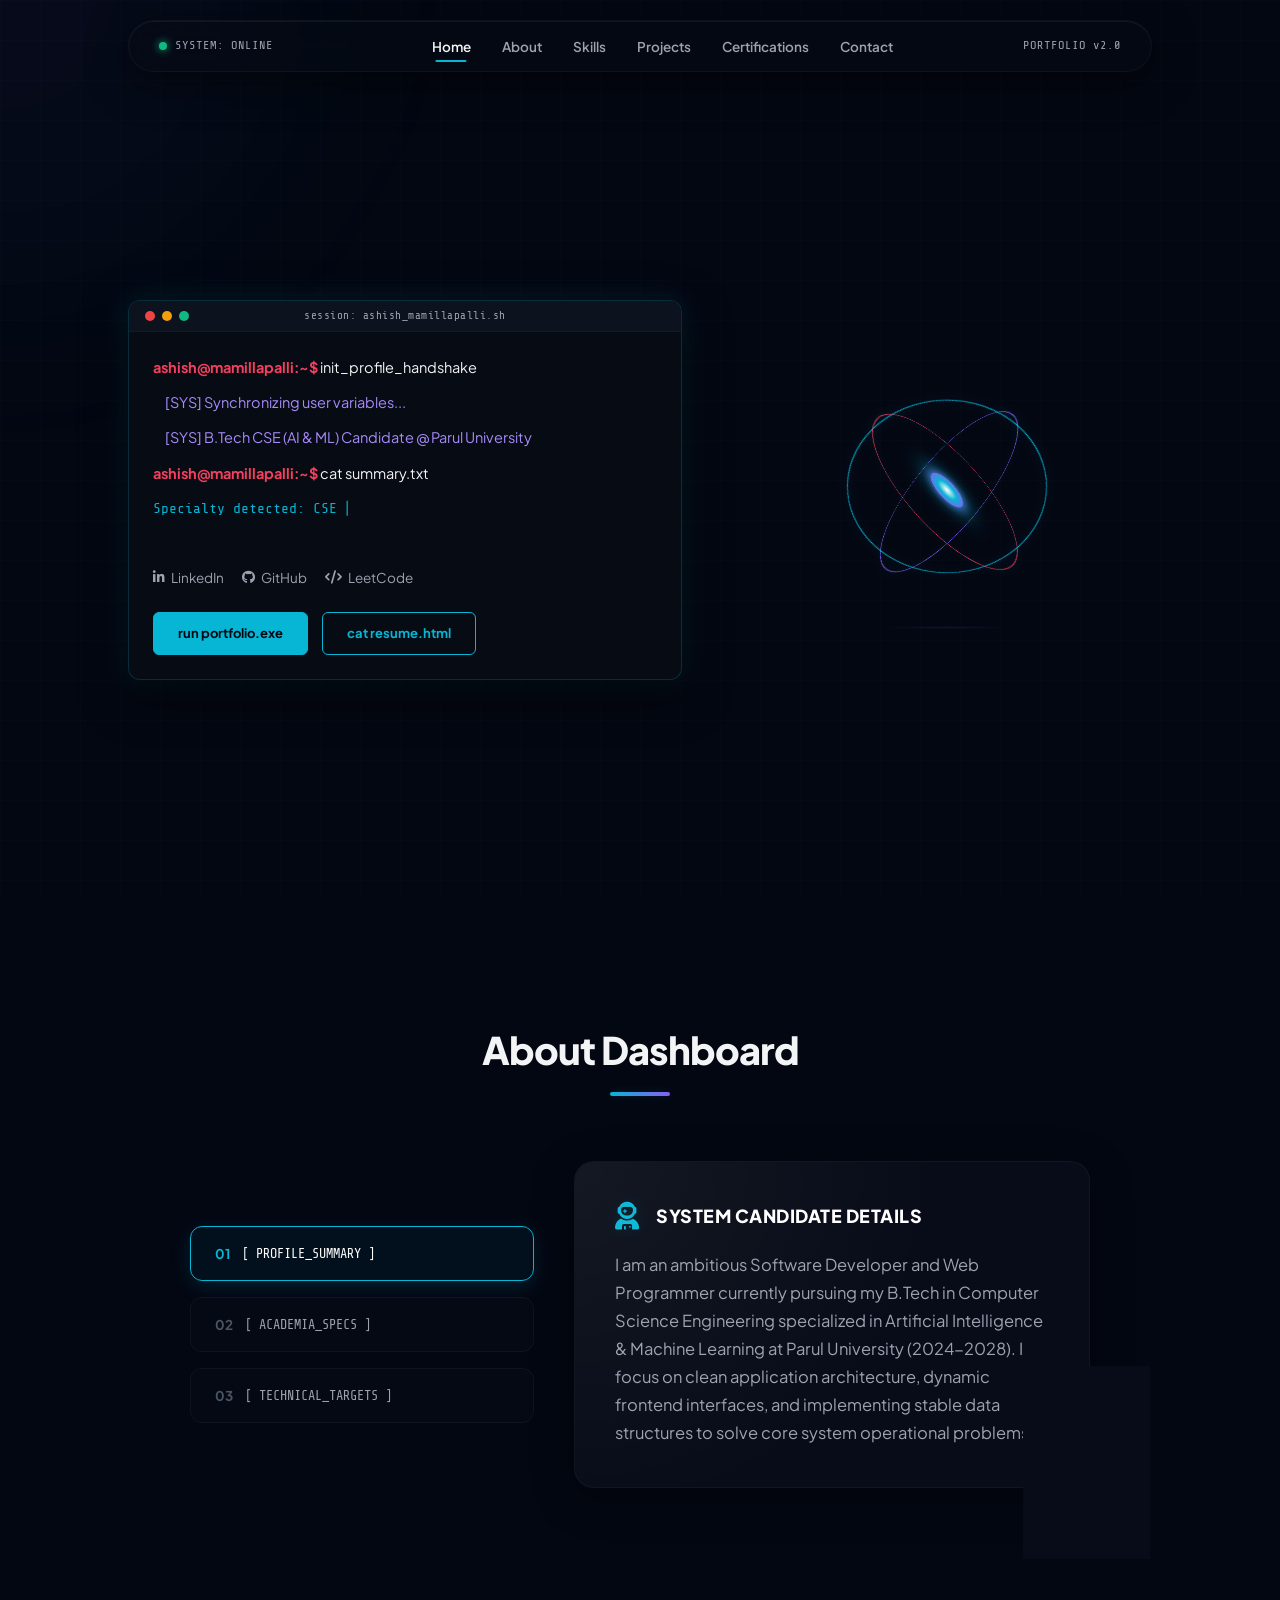
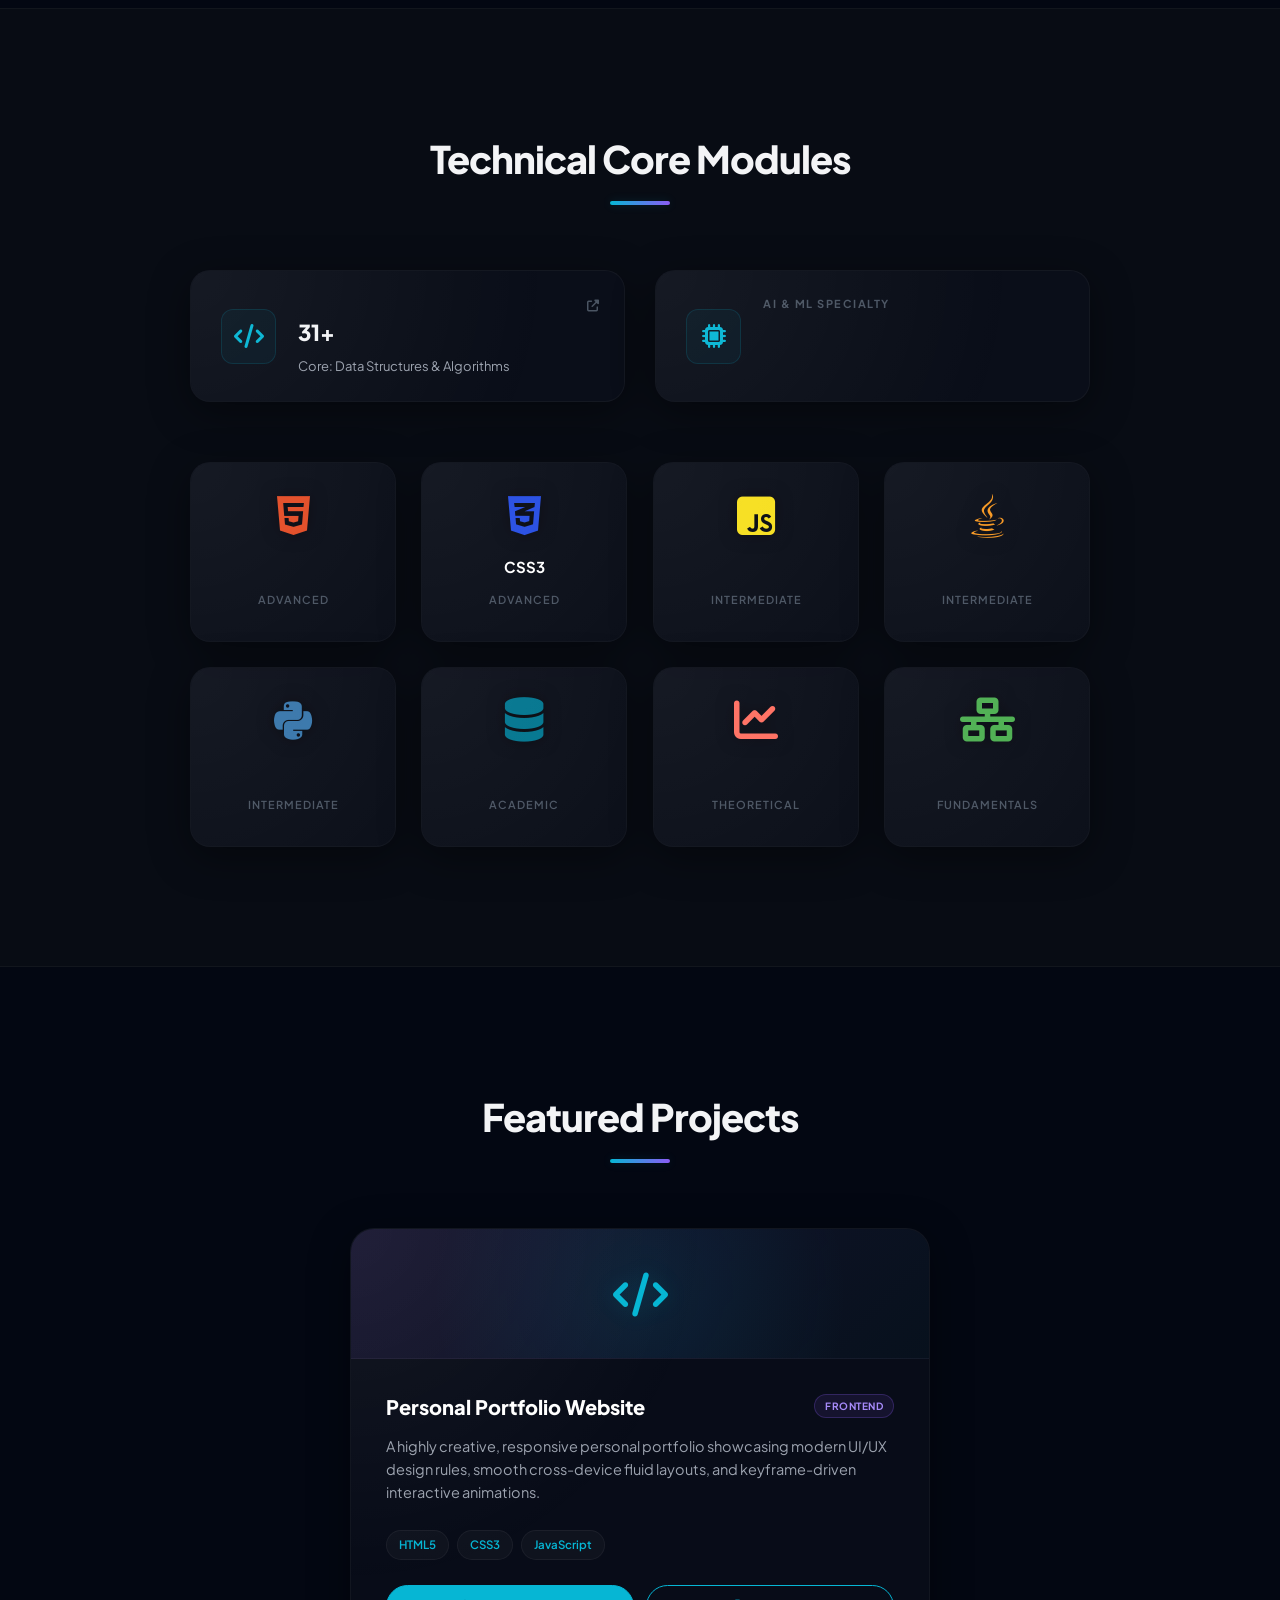
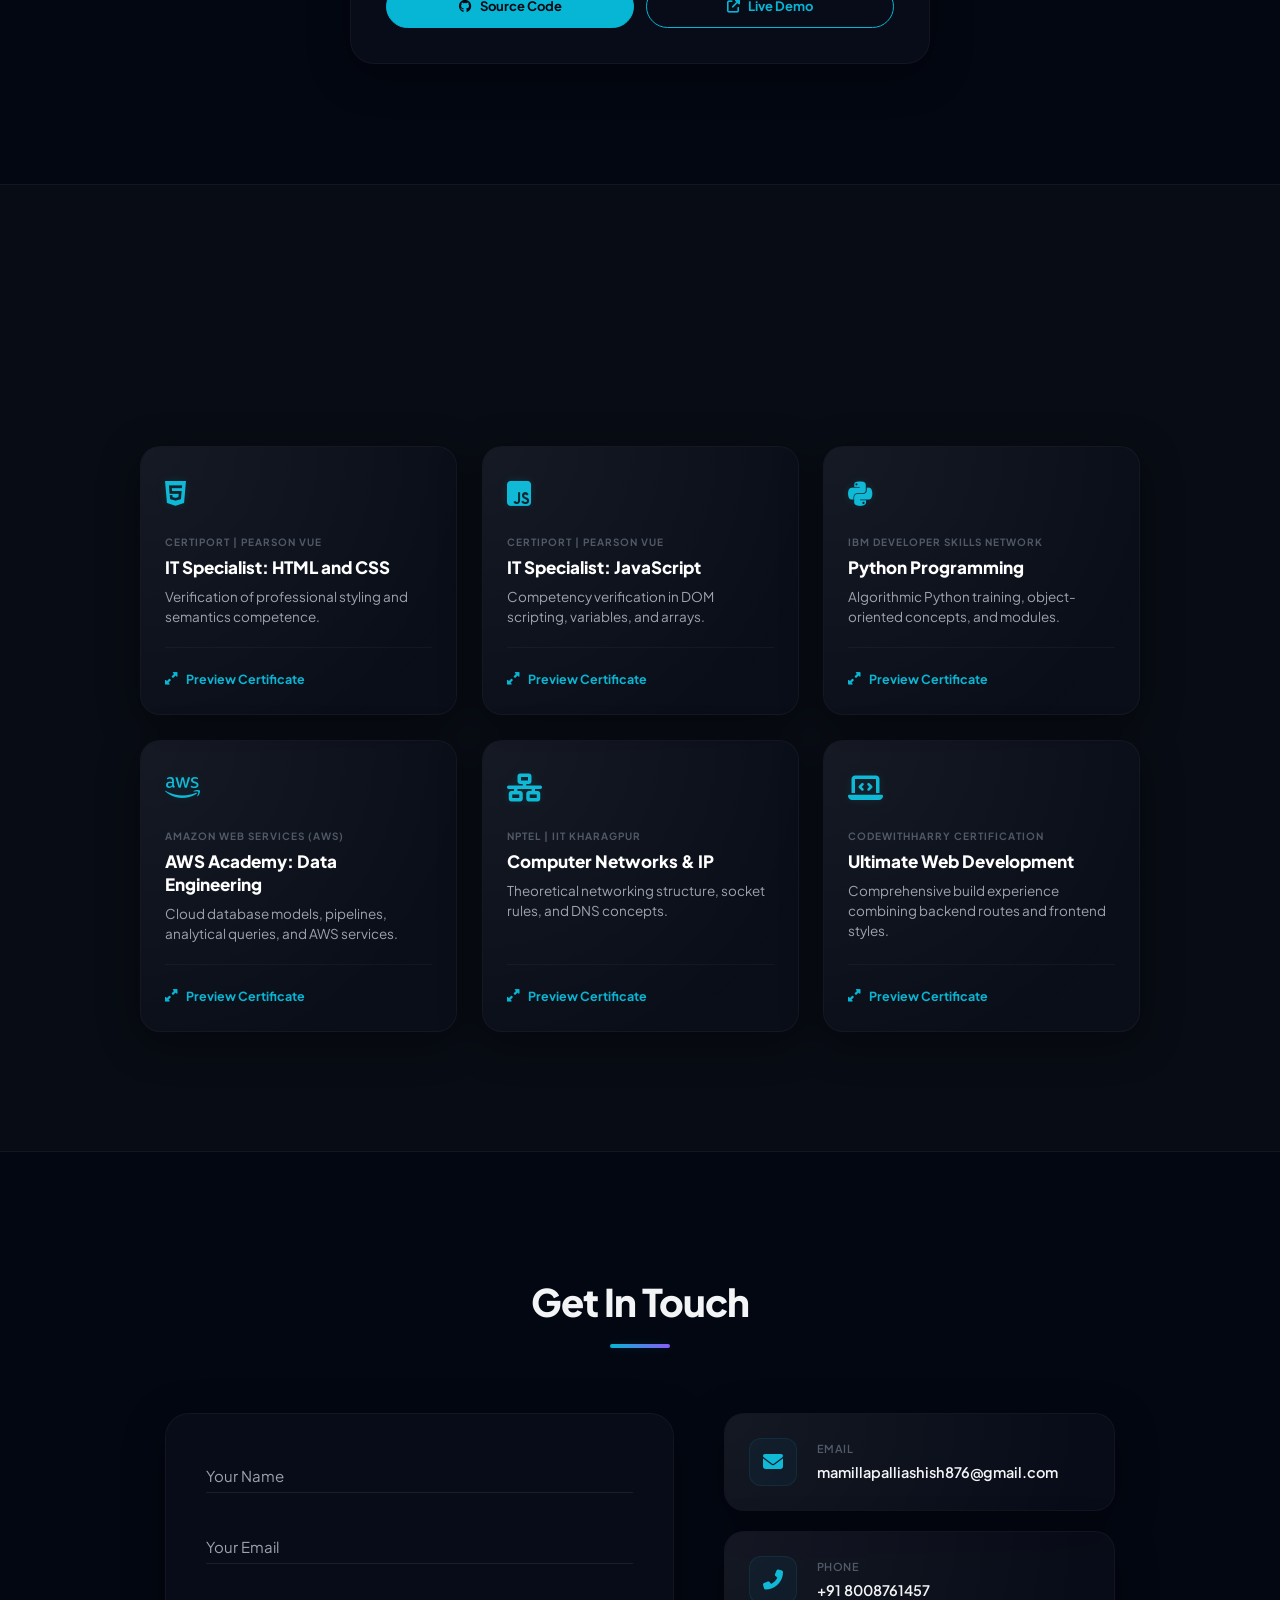
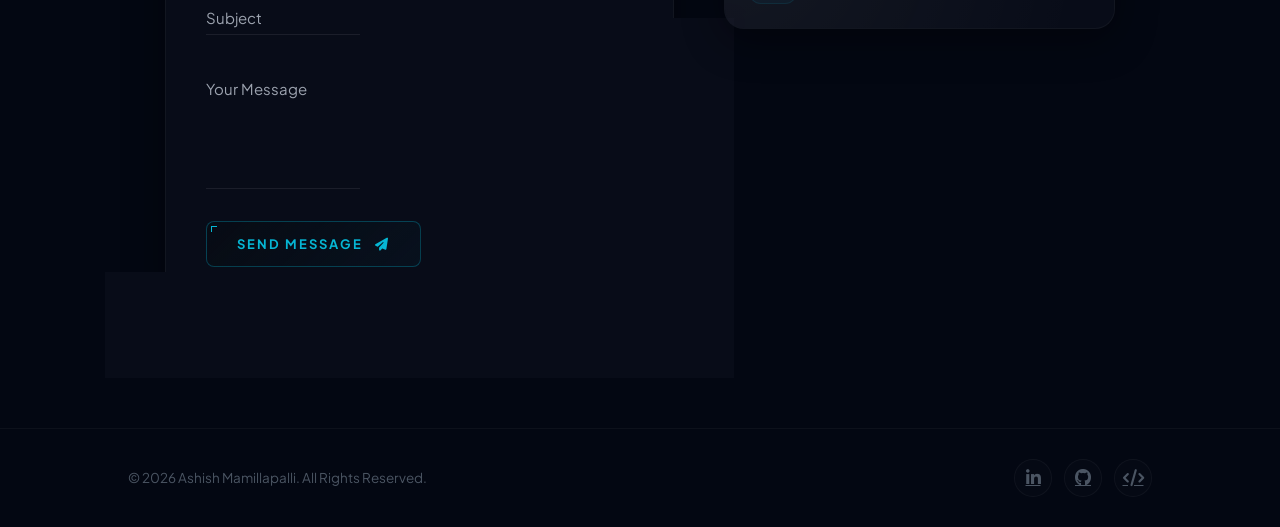
<file: index.html>
<!DOCTYPE html>
<html lang="en">
<head>
    <meta charset="UTF-8">
    <meta name="viewport" content="width=device-width, initial-scale=1.0">
    <title>Ashish Mamillapalli | Portfolio</title>
    
    <!-- SEO Meta Tags -->
    <meta name="description" content="Ashish Mamillapalli - B.Tech CSE (AI & ML) Student & Software Developer. Explore my portfolio showcasing technical skills, projects, and credentials.">
    <meta name="keywords" content="Ashish Mamillapalli, Portfolio, Software Developer, Java Programmer, Web Developer, AI, ML, Parul University">
    <meta name="author" content="Ashish Mamillapalli">
    
    <!-- Open Graph / LinkedIn / Facebook -->
    <meta property="og:type" content="website">
    <meta property="og:url" content="https://mamillapalliashish.netlify.app">
    <meta property="og:title" content="Ashish Mamillapalli | Portfolio">
    <meta property="og:description" content="B.Tech Computer Science student specializing in AI & ML. Check out my software development projects and verified technical credentials.">
    <meta property="og:image" content="profile.jpg">

    <!-- Twitter -->
    <meta property="twitter:card" content="summary_large_image">
    <meta property="twitter:url" content="https://mamillapalliashish.netlify.app">
    <meta property="twitter:title" content="Ashish Mamillapalli | Portfolio">
    <meta property="twitter:description" content="B.Tech Computer Science student specializing in AI & ML. Check out my projects and credentials.">
    <meta property="twitter:image" content="profile.jpg">

    <!-- Favicon -->
    <link rel="icon" href="data:image/svg+xml,<svg xmlns=%22http://www.w3.org/2000/svg%22 viewBox=%220 0 100 100%22><text y=%22.9em%22 font-size=%2290%22>🚀</text></svg>">

    <!-- Google Fonts: Share Tech Mono (for terminal styling) & Plus Jakarta Sans (for dashboard UI) -->
    <link rel="preconnect" href="https://fonts.googleapis.com">
    <link rel="preconnect" href="https://fonts.gstatic.com" crossorigin>
    <link href="https://fonts.googleapis.com/css2?family=Plus+Jakarta+Sans:wght@300;400;500;600;700;800&family=Share+Tech+Mono&display=swap" rel="stylesheet">
    
    <!-- Font Awesome Icons -->
    <link rel="stylesheet" href="https://cdnjs.cloudflare.com/ajax/libs/font-awesome/6.4.0/css/all.min.css">
    <link rel="stylesheet" href="style.css">
</head>
<body>
    <h1 class="sr-only">Ashish Mamillapalli - B.Tech CSE AI & ML Developer Portfolio</h1>

    <!-- ================= GLOBAL LOADING SCREEN ================= -->
    <div class="loader-wrapper" id="loader">
        <div class="loader-content">
            <div class="custom-loader"></div>
            <p class="loader-text">INITIALIZING TERMINAL<span>...</span></p>
        </div>
    </div>

    <!-- ================= BACKGROUND CYBER GRID ================= -->
    <div class="cyber-bg-layer">
        <div class="cyber-grid-pattern"></div>
        <div class="cyber-glow-sphere" id="ambientGlow"></div>
    </div>

    <!-- ================= STATUS BAR NAVBAR ================= -->
    <header class="status-navbar-wrapper">
        <div class="status-navbar-capsule">
            <div class="navbar-status-left"><span class="status-indicator"></span> SYSTEM: ONLINE</div>
            
            <nav class="nav-links">
                <a href="#home" class="active">Home</a>
                <a href="#about">About</a>
                <a href="#skills">Skills</a>
                <a href="#projects">Projects</a>
                <a href="#certifications">Certifications</a>
                <a href="#contact">Contact</a>
            </nav>
            
            <div class="navbar-status-right">PORTFOLIO v2.0</div>
            
            <!-- Mobile Menu Toggle Button -->
            <button class="mobile-nav-toggle" aria-label="Toggle Menu">
                <span class="bar"></span>
                <span class="bar"></span>
                <span class="bar"></span>
            </button>
        </div>
    </header>

    <!-- ================= MOBILE NAVIGATION OVERLAY ================= -->
    <div class="mobile-nav-overlay">
        <nav class="mobile-nav-links">
            <a href="#home">Home</a>
            <a href="#about">About</a>
            <a href="#skills">Skills</a>
            <a href="#projects">Projects</a>
            <a href="#certifications">Certifications</a>
            <a href="#contact">Contact</a>
        </nav>
    </div>

    <!-- ================= HERO SECTION (CYBER TERMINAL) ================= -->
    <section class="hero" id="home">
        <div class="hero-left-console scroll-reveal">
            <div class="console-header">
                <div class="console-actions">
                    <span class="dot red"></span>
                    <span class="dot yellow"></span>
                    <span class="dot green"></span>
                </div>
                <div class="console-title">session: ashish_mamillapalli.sh</div>
            </div>
            <div class="console-body">
                <p class="log-line"><span class="prompt">ashish@mamillapalli:~$</span> init_profile_handshake</p>
                <p class="log-output">[SYS] Synchronizing user variables...</p>
                <p class="log-output">[SYS] B.Tech CSE (AI & ML) Candidate @ Parul University</p>
                <p class="log-line"><span class="prompt">ashish@mamillapalli:~$</span> cat summary.txt</p>
                
                <!-- Dynamic typing simulated text output -->
                <p class="typing-container">
                    <span id="typed-text"></span><span class="cursor">|</span>
                </p>

                <!-- Social Profiles Row inside Terminal -->
                <div class="console-socials">
                    <a href="https://www.linkedin.com/in/ashish-mamillapalli-5a8869333/" target="_blank" rel="noopener noreferrer" title="LinkedIn" class="hover-target"><i class="fab fa-linkedin-in"></i> LinkedIn</a>
                    <a href="https://github.com/Ashish-Vision" target="_blank" rel="noopener noreferrer" title="GitHub" class="hover-target"><i class="fab fa-github"></i> GitHub</a>
                    <a href="https://leetcode.com/u/mamillapalliashish/" target="_blank" rel="noopener noreferrer" title="LeetCode" class="hover-target"><i class="fas fa-code"></i> LeetCode</a>
                </div>
                
                <div class="console-buttons">
                    <a href="#projects" class="console-btn hover-target">run portfolio.exe</a>
                    <a href="resume.html" target="_blank" rel="noopener noreferrer" class="console-btn secondary hover-target">cat resume.html</a>
                </div>
            </div>
        </div>

        <!-- 3D Viewport holding the interactive 3D Gyroscope Neural Core -->
        <div class="hero-right-viewport scroll-reveal">
            <div class="scene3d" id="cubeScene">
                <div class="gyroscope3d" id="interactiveGyro">
                    <!-- Core Glow Sphere -->
                    <div class="gyro-core"></div>
                    <!-- Orthogonal Rings -->
                    <div class="gyro-ring ring-x"></div>
                    <div class="gyro-ring ring-y"></div>
                    <div class="gyro-ring ring-z"></div>
                </div>
                <!-- 3D Shadow depth plane -->
                <div class="gyro-shadow"></div>
            </div>
        </div>
    </section>

    <!-- ================= INTERACTIVE ABOUT DASHBOARD ================= -->
    <section class="section" id="about">
        <h2 class="section-title scroll-reveal">About Dashboard</h2>
        
        <div class="about-dashboard scroll-reveal">
            <!-- Sidebar selectors -->
            <div class="dashboard-sidebar">
                <button class="db-tab-btn active hover-target" data-tab="profile">
                    <span class="btn-num">01</span> [ PROFILE_SUMMARY ]
                </button>
                <button class="db-tab-btn hover-target" data-tab="academia">
                    <span class="btn-num">02</span> [ ACADEMIA_SPECS ]
                </button>
                <button class="db-tab-btn hover-target" data-tab="targets">
                    <span class="btn-num">03</span> [ TECHNICAL_TARGETS ]
                </button>
            </div>

            <!-- Content panels -->
            <div class="dashboard-content glass">
                
                <!-- Panel 1: Profile Summary -->
                <div class="db-panel active" id="panel-profile">
                    <div class="panel-header">
                        <i class="fas fa-user-astronaut panel-icon"></i>
                        <h3>System Candidate Details</h3>
                    </div>
                    <p class="panel-body-text">
                        I am an ambitious Software Developer and Web Programmer currently pursuing my B.Tech in Computer Science Engineering specialized in Artificial Intelligence & Machine Learning at Parul University (2024-2028). I focus on clean application architecture, dynamic frontend interfaces, and implementing stable data structures to solve core system operational problems.
                    </p>
                </div>

                <!-- Panel 2: Academia Specs -->
                <div class="db-panel" id="panel-academia">
                    <div class="panel-header">
                        <i class="fas fa-graduation-cap panel-icon"></i>
                        <h3>Education & Academic Timeline</h3>
                    </div>
                    <div class="academia-grid">
                        <div class="timeline-block">
                            <span class="year-badge">2024 - 2028</span>
                            <h4>B.Tech CSE (AI & ML)</h4>
                            <p class="school-label">Parul University, Gujarat</p>
                            <span class="curriculum-info">Curriculum covers advanced analytics, software architecture, data structures, and statistical modeling.</span>
                        </div>
                    </div>
                </div>

                <!-- Panel 3: Technical Targets -->
                <div class="db-panel" id="panel-targets">
                    <div class="panel-header">
                        <i class="fas fa-crosshairs panel-icon"></i>
                        <h3>Architecture Specialization</h3>
                    </div>
                    <p class="panel-body-text">
                        My primary technical focus areas lie in building secure, high-performance web systems and integrating statistical models to yield predictive insights.
                    </p>
                    <div class="specs-chips">
                        <span>Responsive Frontends</span>
                        <span>Modular System Logic</span>
                        <span>Linear Data Structures</span>
                        <span>Predictive Data Models</span>
                    </div>
                </div>

            </div>
        </div>
    </section>

    <!-- ================= SKILLS GRID ================= -->
    <section class="section dark" id="skills">
        <h2 class="section-title scroll-reveal">Technical Core Modules</h2>

        <!-- Milestones counters -->
        <div class="metrics-container scroll-reveal">
            <a href="https://leetcode.com/u/mamillapalliashish/" target="_blank" rel="noopener noreferrer" class="metric-card glass tilt-target">
                <div class="metric-icon"><i class="fas fa-code"></i></div>
                <div class="metric-info">
                    <h4>LeetCode Profile</h4>
                    <p class="counter" data-target="50">0</p>
                    <span class="subtext">Core: Data Structures & Algorithms</span>
                </div>
                <div class="card-arrow"><i class="fas fa-external-link-alt"></i></div>
            </a>
            <div class="metric-card glass tilt-target">
                <div class="metric-icon"><i class="fas fa-microchip"></i></div>
                <div class="metric-info">
                    <h4>AI & ML Specialty</h4>
                    <p>Predictive Analytics</p>
                    <span class="subtext">Parul University Curriculum</span>
                </div>
            </div>
        </div>

        <!-- Skills grid -->
        <div class="skills-grid scroll-reveal">
            <div class="skill-card glass tilt-target" data-glow-color="#e34c26">
                <i class="fab fa-html5 skill-icon" style="color: #e34c26;"></i>
                <h3>HTML5</h3>
                <span class="skill-level">Advanced</span>
            </div>
            <div class="skill-card glass tilt-target" data-glow-color="#264de4">
                <i class="fab fa-css3-alt skill-icon" style="color: #264de4;"></i>
                <h3>CSS3</h3>
                <span class="skill-level">Advanced</span>
            </div>
            <div class="skill-card glass tilt-target" data-glow-color="#f7df1e">
                <i class="fab fa-js-square skill-icon" style="color: #f7df1e;"></i>
                <h3>JavaScript</h3>
                <span class="skill-level">Intermediate</span>
            </div>
            <div class="skill-card glass tilt-target" data-glow-color="#f89820">
                <i class="fab fa-java skill-icon" style="color: #f89820;"></i>
                <h3>Java</h3>
                <span class="skill-level">Intermediate</span>
            </div>
            <div class="skill-card glass tilt-target" data-glow-color="#3776ab">
                <i class="fab fa-python skill-icon" style="color: #3776ab;"></i>
                <h3>Python</h3>
                <span class="skill-level">Intermediate</span>
            </div>
            <div class="skill-card glass tilt-target" data-glow-color="#00758f">
                <i class="fas fa-database skill-icon" style="color: #00758f;"></i>
                <h3>MySQL</h3>
                <span class="skill-level">Academic</span>
            </div>
            <div class="skill-card glass tilt-target" data-glow-color="#ff6f61">
                <i class="fas fa-chart-line skill-icon" style="color: #ff6f61;"></i>
                <h3>Data Analysis</h3>
                <span class="skill-level">Theoretical</span>
            </div>
            <div class="skill-card glass tilt-target" data-glow-color="#4caf50">
                <i class="fas fa-network-wired skill-icon" style="color: #4caf50;"></i>
                <h3>Algorithms</h3>
                <span class="skill-level">Fundamentals</span>
            </div>
        </div>
    </section>

    <!-- ================= PROJECTS SECTION ================= -->
    <section class="section" id="projects">
        <h2 class="section-title scroll-reveal">Featured Projects</h2>
        <div class="projects-grid scroll-reveal">

            <!-- Project 1: Portfolio -->
            <div class="project-card glass tilt-target">
                <div class="project-media">
                    <div class="project-visual"><i class="fas fa-code"></i></div>
                </div>
                <div class="project-content">
                    <div class="project-header">
                        <h3>Personal Portfolio Website</h3>
                        <span class="proj-badge">Frontend</span>
                    </div>
                    <p>A highly creative, responsive personal portfolio showcasing modern UI/UX design rules, smooth cross-device fluid layouts, and keyframe-driven interactive animations.</p>

                    <div class="project-tags">
                        <span>HTML5</span>
                        <span>CSS3</span>
                        <span>JavaScript</span>
                    </div>

                    <div class="project-links">
                        <a href="https://github.com/Ashish-Vision" target="_blank" rel="noopener noreferrer" class="proj-link-btn hover-target"><i class="fab fa-github"></i> Source Code</a>
                        <a href="https://mamillapalliashish.netlify.app" target="_blank" rel="noopener noreferrer" class="proj-link-btn outline hover-target"><i class="fas fa-external-link-alt"></i> Live Demo</a>
                    </div>
                </div>
            </div>

        </div>
    </section>

    <!-- ================= CERTIFICATIONS SECTION ================= -->
    <section class="section dark" id="certifications">
        <h2 class="section-title scroll-reveal">Verified Cryptographic Ledger</h2>
        
        <div class="certifications-grid scroll-reveal">

            <!-- Cert 1: HTML & CSS -->
            <div class="cert-card-v2 glass tilt-target" data-pdf="HTML & CSS CERTIFICATE.pdf">
                <div class="cert-card-icon"><i class="fab fa-html5"></i></div>
                <div class="cert-card-body">
                    <span class="issuer">Certiport | Pearson VUE</span>
                    <h3>IT Specialist: HTML and CSS</h3>
                    <p>Verification of professional styling and semantics competence.</p>
                </div>
                <div class="cert-card-footer">
                    <span class="view-trigger"><i class="fas fa-expand-alt"></i> Preview Certificate</span>
                </div>
            </div>

            <!-- Cert 2: JavaScript -->
            <div class="cert-card-v2 glass tilt-target" data-pdf="JAVASCRIPT CERTIFICATE.pdf">
                <div class="cert-card-icon"><i class="fab fa-js-square"></i></div>
                <div class="cert-card-body">
                    <span class="issuer">Certiport | Pearson VUE</span>
                    <h3>IT Specialist: JavaScript</h3>
                    <p>Competency verification in DOM scripting, variables, and arrays.</p>
                </div>
                <div class="cert-card-footer">
                    <span class="view-trigger"><i class="fas fa-expand-alt"></i> Preview Certificate</span>
                </div>
            </div>

            <!-- Cert 3: Python -->
            <div class="cert-card-v2 glass tilt-target" data-pdf="PYTHON CERTIFICATE.pdf">
                <div class="cert-card-icon"><i class="fab fa-python"></i></div>
                <div class="cert-card-body">
                    <span class="issuer">IBM Developer Skills Network</span>
                    <h3>Python Programming</h3>
                    <p>Algorithmic Python training, object-oriented concepts, and modules.</p>
                </div>
                <div class="cert-card-footer">
                    <span class="view-trigger"><i class="fas fa-expand-alt"></i> Preview Certificate</span>
                </div>
            </div>

            <!-- Cert 4: AWS Data Engineering -->
            <div class="cert-card-v2 glass tilt-target" data-pdf="AWS CERTIFICATE.pdf">
                <div class="cert-card-icon"><i class="fab fa-aws"></i></div>
                <div class="cert-card-body">
                    <span class="issuer">Amazon Web Services (AWS)</span>
                    <h3>AWS Academy: Data Engineering</h3>
                    <p>Cloud database models, pipelines, analytical queries, and AWS services.</p>
                </div>
                <div class="cert-card-footer">
                    <span class="view-trigger"><i class="fas fa-expand-alt"></i> Preview Certificate</span>
                </div>
            </div>

            <!-- Cert 5: NPTEL Computer Networks -->
            <div class="cert-card-v2 glass tilt-target" data-pdf="NPTEL CERTIFICATE.pdf">
                <div class="cert-card-icon"><i class="fas fa-network-wired"></i></div>
                <div class="cert-card-body">
                    <span class="issuer">NPTEL | IIT Kharagpur</span>
                    <h3>Computer Networks & IP</h3>
                    <p>Theoretical networking structure, socket rules, and DNS concepts.</p>
                </div>
                <div class="cert-card-footer">
                    <span class="view-trigger"><i class="fas fa-expand-alt"></i> Preview Certificate</span>
                </div>
            </div>

            <!-- Cert 6: Web Development -->
            <div class="cert-card-v2 glass tilt-target" data-pdf="WEB DEVELOPMENT CERTIFICATE.pdf">
                <div class="cert-card-icon"><i class="fas fa-laptop-code"></i></div>
                <div class="cert-card-body">
                    <span class="issuer">CodeWithHarry Certification</span>
                    <h3>Ultimate Web Development</h3>
                    <p>Comprehensive build experience combining backend routes and frontend styles.</p>
                </div>
                <div class="cert-card-footer">
                    <span class="view-trigger"><i class="fas fa-expand-alt"></i> Preview Certificate</span>
                </div>
            </div>

        </div>
    </section>

    <!-- ================= FULLSCREEN CERTIFICATE MODAL ================= -->
    <div class="cert-modal" id="certModal">
        <div class="modal-backdrop"></div>
        <div class="modal-container">
            <div class="modal-header">
                <h3 id="modalTitle">Certificate Viewer</h3>
                <button class="modal-close hover-target" id="modalClose" aria-label="Close Modal"><i class="fas fa-times"></i></button>
            </div>
            <div class="modal-body">
                <div class="pdf-secure-wrapper">
                    <!-- Standard object tag to render the selected PDF dynamically with scroll prevention overrides -->
                    <object id="modalPdfViewer" data="" type="application/pdf" class="modal-pdf-content">
                        <div class="pdf-fallback-container">
                            <i class="fas fa-file-pdf"></i>
                            <p>Unable to display the PDF inline.</p>
                            <a id="modalDownloadFallback" href="" target="_blank" rel="noopener noreferrer" class="btn hover-target">Open Certificate In New Tab</a>
                        </div>
                    </object>
                    <div class="modal-pdf-shield" oncontextmenu="return false;"></div>
                </div>
            </div>
        </div>
    </div>

    <!-- ================= CONTACT SECTION ================= -->
    <section class="section" id="contact">
        <h2 class="section-title scroll-reveal">Get In Touch</h2>
        <div class="contact-wrapper scroll-reveal">

            <form class="contact-form glass hover-target" id="contactForm" action="https://formspree.io/f/xojzrqyq" method="POST">
                <div class="form-group">
                    <input type="text" id="name" name="name" autocomplete="off" required>
                    <label for="name">Your Name</label>
                    <div class="line"></div>
                </div>
                <div class="form-group">
                    <input type="email" id="email" name="email" autocomplete="off" required>
                    <label for="email">Your Email</label>
                    <div class="line"></div>
                </div>
                <div class="form-group">
                    <input type="text" id="subject" name="subject" autocomplete="off" required>
                    <label for="subject">Subject</label>
                    <div class="line"></div>
                </div>
                <div class="form-group">
                    <textarea id="message" name="message" rows="5" required></textarea>
                    <label for="message">Your Message</label>
                    <div class="line"></div>
                </div>
                <button type="submit" class="btn send-btn hover-target" id="formSubmitBtn">
                    <span>Send Message</span> <i class="fas fa-paper-plane"></i>
                </button>
            </form>

            <div class="direct-contact">
                <a href="mailto:mamillapalliashish876@gmail.com?subject=Project%20Inquiry%20-%20Portfolio" class="contact-item-card glass hover-target">
                    <div class="contact-card-icon"><i class="fas fa-envelope"></i></div>
                    <div>
                        <h4>Email</h4>
                        <p>mamillapalliashish876@gmail.com</p>
                    </div>
                </a>
                <div class="contact-item-card glass hover-target">
                    <div class="contact-card-icon"><i class="fas fa-phone-alt"></i></div>
                    <div>
                        <h4>Phone</h4>
                        <p>+91 8008761457</p>
                    </div>
                </div>
            </div>

        </div>
    </section>

    <!-- ================= FOOTER ================= -->
    <footer class="footer">
        <div class="footer-content">
            <p>&copy; 2026 Ashish Mamillapalli. All Rights Reserved.</p>
            <div class="footer-socials">
                <a href="https://www.linkedin.com/in/ashish-mamillapalli-5a8869333/" target="_blank" rel="noopener noreferrer" aria-label="LinkedIn" class="hover-target"><i class="fab fa-linkedin-in"></i></a>
                <a href="https://github.com/Ashish-Vision" target="_blank" rel="noopener noreferrer" aria-label="GitHub" class="hover-target"><i class="fab fa-github"></i></a>
                <a href="https://leetcode.com/u/mamillapalliashish/" target="_blank" rel="noopener noreferrer" aria-label="LeetCode" class="hover-target"><i class="fas fa-code"></i></a>
            </div>
        </div>
    </footer>

    <!-- Systems Controller JS -->
    <script src="script.js"></script>
</body>
</html>
</file>
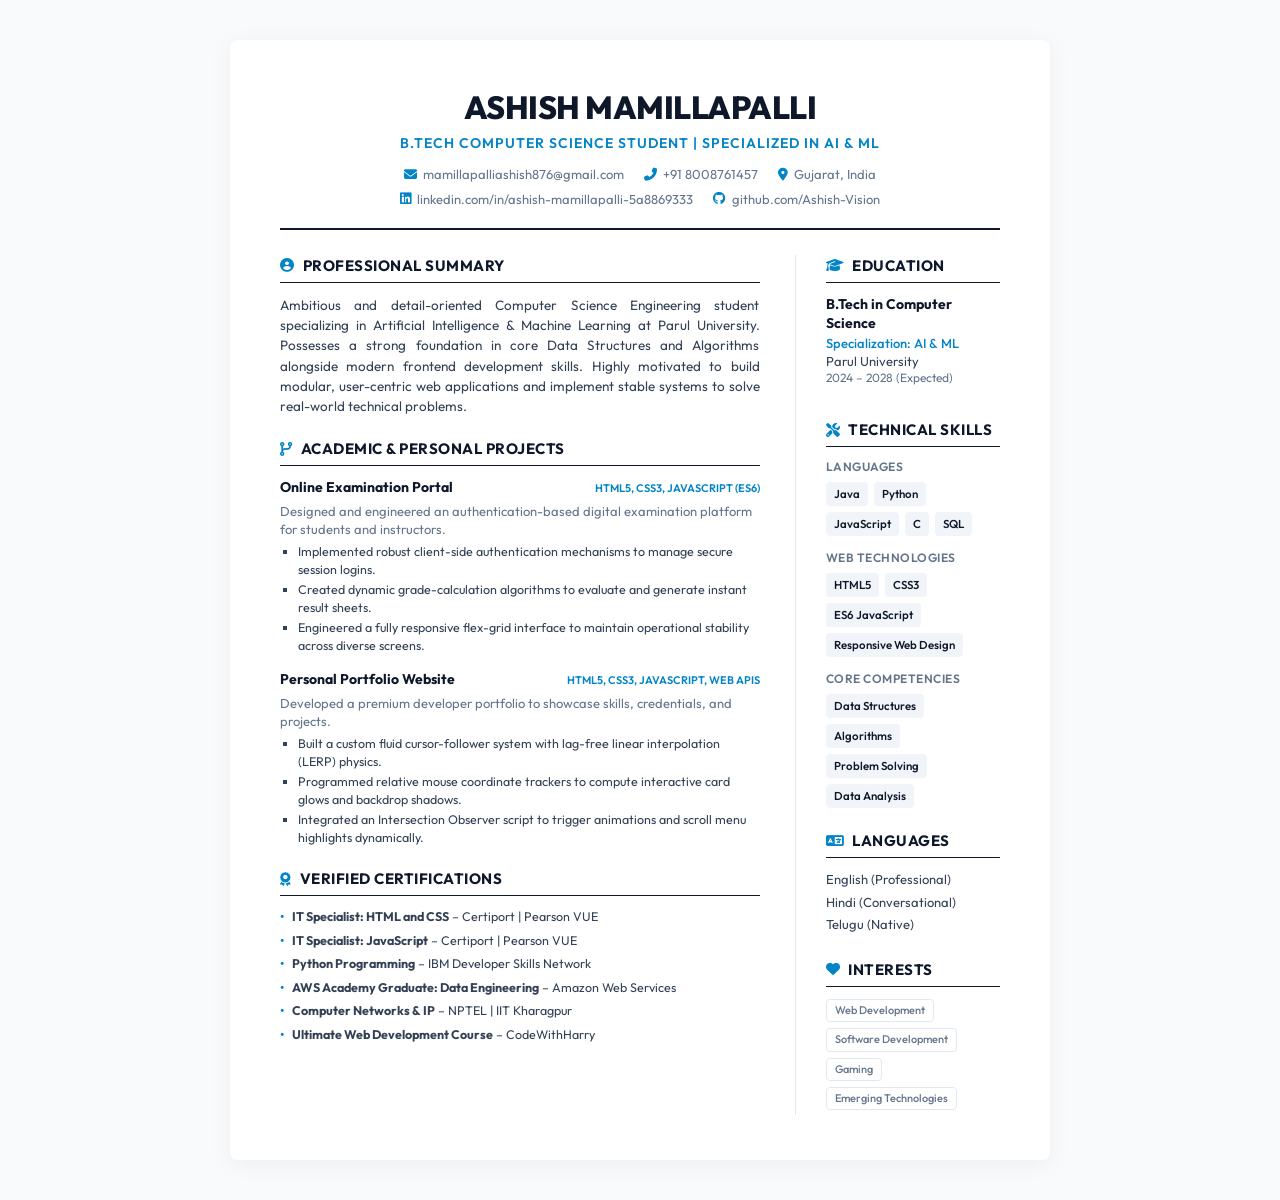
<file: resume.html>
<!DOCTYPE html>
<html lang="en">
<head>
    <meta charset="UTF-8">
    <meta name="viewport" content="width=device-width, initial-scale=1.0">
    <title>Ashish Mamillapalli | Resume</title>
    <link href="https://fonts.googleapis.com/css2?family=Outfit:wght@300;400;500;600;700;800&display=swap" rel="stylesheet">
    <link rel="stylesheet" href="https://cdnjs.cloudflare.com/ajax/libs/font-awesome/6.4.0/css/all.min.css">
    <link rel="stylesheet" href="resume.css">
</head>
<body>

    <div class="resume-container">
        
        <!-- ================= HEADER SECTION ================= -->
        <header class="resume-header">
            <h1>Ashish Mamillapalli</h1>
            <p class="subtitle">B.Tech Computer Science Student | Specialized in AI & ML</p>
            
            <div class="contact-info">
                <span><i class="fas fa-envelope"></i> <a href="mailto:mamillapalliashish876@gmail.com">mamillapalliashish876@gmail.com</a></span>
                <span><i class="fas fa-phone-alt"></i> +91 8008761457</span>
                <span><i class="fas fa-map-marker-alt"></i> Gujarat, India</span>
            </div>
            
            <div class="social-profiles">
                <span><i class="fab fa-linkedin"></i> <a href="https://linkedin.com/in/ashish-mamillapalli-5a8869333/" target="_blank" rel="noopener noreferrer">linkedin.com/in/ashish-mamillapalli-5a8869333</a></span>
                <span><i class="fab fa-github"></i> <a href="https://github.com/Ashish-Vision" target="_blank" rel="noopener noreferrer">github.com/Ashish-Vision</a></span>
            </div>
        </header>

        <!-- ================= MAIN LAYOUT GRID ================= -->
        <div class="resume-grid">
            
            <!-- LEFT COLUMN (Main details) -->
            <div class="left-col">
                
                <!-- SUMMARY -->
                <section class="resume-section">
                    <h2 class="section-title"><i class="fas fa-user-circle"></i> Professional Summary</h2>
                    <p class="summary-text">
                        Ambitious and detail-oriented Computer Science Engineering student specializing in Artificial Intelligence & Machine Learning at Parul University. Possesses a strong foundation in core Data Structures and Algorithms alongside modern frontend development skills. Highly motivated to build modular, user-centric web applications and implement stable systems to solve real-world technical problems.
                    </p>
                </section>

                <!-- PROJECTS -->
                <section class="resume-section">
                    <h2 class="section-title"><i class="fas fa-code-branch"></i> Academic & Personal Projects</h2>
                    
                    <div class="project-item">
                        <div class="project-header">
                            <h3>Online Examination Portal</h3>
                            <span class="project-tech">HTML5, CSS3, JavaScript (ES6)</span>
                        </div>
                        <p class="project-desc">
                            Designed and engineered an authentication-based digital examination platform for students and instructors.
                        </p>
                        <ul class="project-bullets">
                            <li>Implemented robust client-side authentication mechanisms to manage secure session logins.</li>
                            <li>Created dynamic grade-calculation algorithms to evaluate and generate instant result sheets.</li>
                            <li>Engineered a fully responsive flex-grid interface to maintain operational stability across diverse screens.</li>
                        </ul>
                    </div>

                    <div class="project-item">
                        <div class="project-header">
                            <h3>Personal Portfolio Website</h3>
                            <span class="project-tech">HTML5, CSS3, JavaScript, Web APIs</span>
                        </div>
                        <p class="project-desc">
                            Developed a premium developer portfolio to showcase skills, credentials, and projects.
                        </p>
                        <ul class="project-bullets">
                            <li>Built a custom fluid cursor-follower system with lag-free linear interpolation (LERP) physics.</li>
                            <li>Programmed relative mouse coordinate trackers to compute interactive card glows and backdrop shadows.</li>
                            <li>Integrated an Intersection Observer script to trigger animations and scroll menu highlights dynamically.</li>
                        </ul>
                    </div>
                </section>

                <!-- CERTIFICATIONS -->
                <section class="resume-section">
                    <h2 class="section-title"><i class="fas fa-award"></i> Verified Certifications</h2>
                    <div class="certifications-list">
                        <div class="cert-item">
                            <strong>IT Specialist: HTML and CSS</strong> &ndash; Certiport | Pearson VUE
                        </div>
                        <div class="cert-item">
                            <strong>IT Specialist: JavaScript</strong> &ndash; Certiport | Pearson VUE
                        </div>
                        <div class="cert-item">
                            <strong>Python Programming</strong> &ndash; IBM Developer Skills Network
                        </div>
                        <div class="cert-item">
                            <strong>AWS Academy Graduate: Data Engineering</strong> &ndash; Amazon Web Services
                        </div>
                        <div class="cert-item">
                            <strong>Computer Networks & IP</strong> &ndash; NPTEL | IIT Kharagpur
                        </div>
                        <div class="cert-item">
                            <strong>Ultimate Web Development Course</strong> &ndash; CodeWithHarry
                        </div>
                    </div>
                </section>

            </div>

            <!-- RIGHT COLUMN (Metadata / Quick info) -->
            <div class="right-col">
                
                <!-- EDUCATION -->
                <section class="resume-section">
                    <h2 class="section-title"><i class="fas fa-graduation-cap"></i> Education</h2>
                    <div class="education-item">
                        <h3>B.Tech in Computer Science</h3>
                        <p class="edu-specialty">Specialization: AI & ML</p>
                        <p class="edu-school">Parul University</p>
                        <p class="edu-date">2024 &ndash; 2028 (Expected)</p>
                    </div>
                </section>

                <!-- SKILLS -->
                <section class="resume-section">
                    <h2 class="section-title"><i class="fas fa-tools"></i> Technical Skills</h2>
                    
                    <div class="skill-category">
                        <h4>Languages</h4>
                        <div class="skill-tags">
                            <span>Java</span>
                            <span>Python</span>
                            <span>JavaScript</span>
                            <span>C</span>
                            <span>SQL</span>
                        </div>
                    </div>

                    <div class="skill-category">
                        <h4>Web Technologies</h4>
                        <div class="skill-tags">
                            <span>HTML5</span>
                            <span>CSS3</span>
                            <span>ES6 JavaScript</span>
                            <span>Responsive Web Design</span>
                        </div>
                    </div>

                    <div class="skill-category">
                        <h4>Core Competencies</h4>
                        <div class="skill-tags">
                            <span>Data Structures</span>
                            <span>Algorithms</span>
                            <span>Problem Solving</span>
                            <span>Data Analysis</span>
                        </div>
                    </div>
                </section>

                <!-- LANGUAGES -->
                <section class="resume-section">
                    <h2 class="section-title"><i class="fas fa-language"></i> Languages</h2>
                    <p class="list-detail">English (Professional)</p>
                    <p class="list-detail">Hindi (Conversational)</p>
                    <p class="list-detail">Telugu (Native)</p>
                </section>

                <!-- INTERESTS -->
                <section class="resume-section">
                    <h2 class="section-title"><i class="fas fa-heart"></i> Interests</h2>
                    <div class="interest-tags">
                        <span>Web Development</span>
                        <span>Software Development</span>
                        <span>Gaming</span>
                        <span>Emerging Technologies</span>
                    </div>
                </section>

            </div>

        </div>

    </div>

</body>
</html>
</file>
<file: style.css>
/* ================= CYBER-TERMINAL PORTFOLIO V2 DESIGN SYSTEM ================= */

:root {
    --bg-darkest: #030712;    /* Obsidian 950 */
    --bg-dark: #080c14;       /* Obsidian 900 */
    --bg-card: rgba(13, 18, 30, 0.55); /* Glass slate */
    --bg-card-hover: rgba(22, 30, 50, 0.7);
    --accent-cyan: #06b6d4;   /* Cyber Cyan */
    --accent-violet: #8b5cf6; /* Electric Violet */
    --accent-rose: #f43f5e;   /* Shocking Rose */
    --accent-glow-cyan: rgba(6, 182, 212, 0.15);
    --accent-glow-violet: rgba(139, 92, 246, 0.2);
    --text-primary: #f3f4f6;  /* Slate 100 */
    --text-secondary: #9ca3af;/* Slate 400 */
    --text-muted: #4b5563;    /* Slate 600 */
    --border-glass: rgba(255, 255, 255, 0.04);
    --border-glow-cyan: rgba(6, 182, 212, 0.3);
    
    --transition-premium: all 0.6s cubic-bezier(0.16, 1, 0.3, 1);
    --transition-fast: all 0.25s cubic-bezier(0.4, 0, 0.2, 1);
    
    --font-ui: 'Plus Jakarta Sans', sans-serif;
    --font-mono: 'Share Tech Mono', monospace;
}

/* ================= INITIAL SYSTEM RESET ================= */
* {
    margin: 0;
    padding: 0;
    box-sizing: border-box;
    font-family: var(--font-ui);
    scroll-behavior: smooth;
}

body {
    background-color: var(--bg-darkest);
    color: var(--text-primary);
    overflow-x: hidden;
    line-height: 1.6;
    -webkit-font-smoothing: antialiased;
}

body.no-scroll {
    overflow: hidden;
}

/* Accessibility screen reader-only helper class for SEO titles */
.sr-only {
    position: absolute;
    width: 1px;
    height: 1px;
    padding: 0;
    margin: -1px;
    overflow: hidden;
    clip: rect(0, 0, 0, 0);
    white-space: nowrap;
    border: 0;
}

/* ================= CUSTOM SCROLLBAR ================= */
::-webkit-scrollbar {
    width: 6px;
}

::-webkit-scrollbar-track {
    background: var(--bg-darkest);
}

::-webkit-scrollbar-thumb {
    background: rgba(255, 255, 255, 0.08);
    border-radius: 10px;
}

::-webkit-scrollbar-thumb:hover {
    background: var(--accent-cyan);
    box-shadow: 0 0 10px var(--accent-cyan);
}

/* ================= BACKGROUND CYBER LAYERS ================= */
.cyber-bg-layer {
    position: fixed;
    top: 0;
    left: 0;
    width: 100%;
    height: 100%;
    z-index: -2;
    pointer-events: none;
}

.cyber-grid-pattern {
    width: 100%;
    height: 100%;
    background-image: 
        linear-gradient(rgba(255, 255, 255, 0.01) 1px, transparent 1px),
        linear-gradient(90deg, rgba(255, 255, 255, 0.01) 1px, transparent 1px);
    background-size: 40px 40px;
}

.cyber-glow-sphere {
    position: absolute;
    width: 700px;
    height: 700px;
    background: radial-gradient(circle, rgba(139, 92, 246, 0.05) 0%, rgba(6, 182, 212, 0.02) 55%, transparent 100%);
    top: -350px;
    left: -350px;
    border-radius: 50%;
    filter: blur(80px);
    pointer-events: none;
    transition: transform 0.15s cubic-bezier(0.1, 0.8, 0.2, 1);
    will-change: transform;
}

/* ================= GLOBAL LOADER ================= */
.loader-wrapper {
    position: fixed;
    top: 0;
    left: 0;
    width: 100vw;
    height: 100vh;
    background: var(--bg-darkest);
    z-index: 10000;
    display: flex;
    justify-content: center;
    align-items: center;
    transition: opacity 0.8s cubic-bezier(0.16, 1, 0.3, 1);
}

.loader-content {
    text-align: center;
}

.custom-loader {
    width: 60px;
    height: 60px;
    border: 2px solid rgba(255,255,255,0.02);
    border-radius: 50%;
    border-top-color: var(--accent-cyan);
    border-right-color: var(--accent-violet);
    animation: spin 1s cubic-bezier(0.5, 0.1, 0.5, 0.9) infinite;
    margin: 0 auto 20px auto;
}

.loader-text {
    font-family: var(--font-mono);
    font-size: 13px;
    letter-spacing: 5px;
    color: var(--text-secondary);
}

.loader-text span {
    animation: cursorBlink 1.5s infinite;
}

@keyframes spin {
    to { transform: rotate(360deg); }
}

@keyframes cursorBlink {
    50% { opacity: 0; }
}

/* ================= STATUS CAPSULE NAVBAR ================= */
.status-navbar-wrapper {
    position: fixed;
    top: 20px;
    left: 0;
    width: 100%;
    z-index: 2000;
    display: flex;
    justify-content: center;
    padding: 0 10%;
    transition: var(--transition-premium);
}

.status-navbar-capsule {
    background: rgba(8, 12, 20, 0.45);
    backdrop-filter: blur(24px);
    -webkit-backdrop-filter: blur(24px);
    border: 1px solid var(--border-glass);
    padding: 12px 30px;
    border-radius: 50px;
    display: flex;
    justify-content: space-between;
    align-items: center;
    width: 100%;
    max-width: 1100px;
    box-shadow: 0 10px 40px rgba(0, 0, 0, 0.5), inset 0 1px 0 rgba(255, 255, 255, 0.05);
    transition: var(--transition-premium);
}

/* Status shrink states */
.status-navbar-wrapper.scrolled {
    top: 10px;
}

.status-navbar-wrapper.scrolled .status-navbar-capsule {
    padding: 9px 24px;
    background: rgba(3, 7, 18, 0.8);
    max-width: 950px;
    box-shadow: 0 10px 30px rgba(0, 0, 0, 0.6);
}

.navbar-status-left, .navbar-status-right {
    font-family: var(--font-mono);
    font-size: 12px;
    color: var(--text-secondary);
    letter-spacing: 1px;
    display: flex;
    align-items: center;
    gap: 8px;
}

.status-indicator {
    width: 8px;
    height: 8px;
    background-color: #10b981; /* green */
    border-radius: 50%;
    box-shadow: 0 0 8px #10b981;
}

.logo {
    font-size: 20px;
    font-weight: 850;
    color: var(--text-primary);
    text-decoration: none;
}

.logo span {
    color: var(--accent-cyan);
}

.nav-links a {
    color: var(--text-secondary);
    margin-left: 28px;
    text-decoration: none;
    font-weight: 600;
    font-size: 13.5px;
    padding: 5px 0;
    position: relative;
    transition: var(--transition-fast);
}

.nav-links a:hover,
.nav-links a.active {
    color: var(--text-primary);
}

.nav-links a::after {
    content: '';
    position: absolute;
    bottom: -2px;
    left: 50%;
    transform: translateX(-50%);
    width: 0;
    height: 2px;
    background: var(--accent-cyan);
    transition: var(--transition-fast);
    border-radius: 10px;
}

.nav-links a:hover::after,
.nav-links a.active::after {
    width: 80%;
}

/* Mobile Toggle Hamburger */
.mobile-nav-toggle {
    display: none;
    background: transparent;
    border: none;
    cursor: pointer;
    flex-direction: column;
    gap: 5px;
}

.mobile-nav-toggle .bar {
    width: 22px;
    height: 2px;
    background-color: var(--text-primary);
    transition: var(--transition-premium);
    border-radius: 4px;
}

.mobile-nav-toggle.open .bar:nth-child(1) {
    transform: translateY(7px) rotate(45deg);
    background-color: var(--accent-cyan);
}

.mobile-nav-toggle.open .bar:nth-child(2) {
    opacity: 0;
}

.mobile-nav-toggle.open .bar:nth-child(3) {
    transform: translateY(-7px) rotate(-45deg);
    background-color: var(--accent-cyan);
}

/* ================= MOBILE NAVIGATION OVERLAY ================= */
.mobile-nav-overlay {
    position: fixed;
    top: 0;
    right: -100%;
    width: 100vw;
    height: 100vh;
    background: rgba(3, 7, 18, 0.98);
    backdrop-filter: blur(30px);
    -webkit-backdrop-filter: blur(30px);
    z-index: 1999;
    display: flex;
    justify-content: center;
    align-items: center;
    transition: right 0.5s cubic-bezier(0.77, 0, 0.175, 1);
}

.mobile-nav-overlay.open {
    right: 0;
}

.mobile-nav-links {
    display: flex;
    flex-direction: column;
    align-items: center;
    gap: 30px;
}

.mobile-nav-links a {
    font-size: 24px;
    font-weight: 700;
    color: var(--text-secondary);
    text-decoration: none;
    transition: var(--transition-premium);
    letter-spacing: 0.5px;
}

.mobile-nav-links a:hover,
.mobile-nav-links a.active {
    color: var(--accent-cyan);
    transform: scale(1.08);
}

/* ================= GLASSMORPHISM BASE CLASS ================= */
.glass {
    background: var(--bg-card);
    backdrop-filter: blur(14px);
    -webkit-backdrop-filter: blur(14px);
    border: 1px solid var(--border-glass);
    box-shadow: 0 10px 40px rgba(0, 0, 0, 0.4);
    transition: var(--transition-premium);
    position: relative;
    overflow: hidden;
}

.glass::before {
    content: '';
    position: absolute;
    top: 0;
    left: 0;
    width: 100%;
    height: 100%;
    background: radial-gradient(800px circle at var(--mouse-x, 0) var(--mouse-y, 0), rgba(255, 255, 255, 0.05), transparent 45%);
    z-index: 1;
    pointer-events: none;
}

/* ================= 3D PARALLAX TILT WRAPPER ================= */
.tilt-target {
    transform-style: preserve-3d;
    transform: perspective(1000px) rotateX(0deg) rotateY(0deg) scale3d(1, 1, 1);
    transition: transform 0.5s cubic-bezier(0.16, 1, 0.3, 1);
    will-change: transform;
}

.tilt-target * {
    transform: translateZ(15px);
}

/* ================= HERO SECTION (CYBER TERMINAL) ================= */
.hero {
    min-height: 100vh;
    display: grid;
    grid-template-columns: 1.15fr 0.85fr;
    align-items: center;
    padding: 160px 10% 80px 10%;
    gap: 60px;
    position: relative;
}

/* Left terminal window */
.hero-left-console {
    background: rgba(9, 13, 22, 0.85);
    border: 1.5px solid rgba(6, 182, 212, 0.2);
    border-radius: 12px;
    overflow: hidden;
    box-shadow: 0 15px 45px rgba(0, 0, 0, 0.6), 0 0 30px var(--accent-glow-cyan);
    display: flex;
    flex-direction: column;
    height: 380px;
    width: 100%;
    max-width: 650px;
}

.console-header {
    background: #0d121f;
    padding: 10px 16px;
    display: flex;
    align-items: center;
    border-bottom: 1.5px solid rgba(255, 255, 255, 0.03);
    position: relative;
}

.console-actions {
    display: flex;
    gap: 7px;
    z-index: 2;
}

.console-actions .dot {
    width: 10px;
    height: 10px;
    border-radius: 50%;
    display: inline-block;
}

.console-actions .dot.red    { background-color: #ef4444; }
.console-actions .dot.yellow { background-color: #f59e0b; }
.console-actions .dot.green  { background-color: #10b981; }

.console-title {
    position: absolute;
    width: 100%;
    left: 0;
    text-align: center;
    font-family: var(--font-mono);
    font-size: 11px;
    color: var(--text-secondary);
    letter-spacing: 0.5px;
}

.console-body {
    padding: 24px;
    flex-grow: 1;
    font-family: var(--font-mono);
    font-size: 14.5px;
    color: #38bdf8; /* light cyan */
    display: flex;
    flex-direction: column;
    gap: 12px;
    overflow-y: auto;
}

.log-line {
    color: var(--text-primary);
}

.prompt {
    color: var(--accent-rose);
    font-weight: bold;
}

.log-output {
    color: #a78bfa; /* violet */
    padding-left: 12px;
}

.typing-container {
    color: var(--accent-cyan);
    min-height: 44px;
    line-height: 1.5;
}

#typed-text {
    font-family: var(--font-mono);
    color: var(--accent-cyan);
}

.cursor {
    color: var(--accent-cyan);
    animation: cursorBlink 0.9s infinite;
}

.console-socials {
    display: flex;
    gap: 18px;
    margin-top: 14px;
}

.console-socials a {
    color: var(--text-secondary);
    text-decoration: none;
    font-size: 13.5px;
    transition: var(--transition-fast);
    display: inline-flex;
    align-items: center;
    gap: 6px;
}

.console-socials a:hover {
    color: var(--accent-cyan);
    transform: translateY(-2px);
    text-shadow: 0 0 10px var(--accent-glow-cyan);
}

.console-buttons {
    margin-top: auto;
    display: flex;
    gap: 14px;
}

.console-btn {
    padding: 10px 24px;
    background: var(--accent-cyan);
    color: var(--bg-darkest);
    text-decoration: none;
    font-weight: 700;
    border-radius: 6px;
    font-size: 13px;
    display: inline-flex;
    align-items: center;
    gap: 8px;
    border: 1px solid var(--accent-cyan);
    transition: var(--transition-fast);
}

.console-btn:hover {
    background: #fff;
    border-color: #fff;
    color: var(--bg-darkest);
    transform: translateY(-3px);
    box-shadow: 0 5px 15px rgba(255, 255, 255, 0.1);
}

.console-btn.secondary {
    background: transparent;
    color: var(--accent-cyan);
}

.console-btn.secondary:hover {
    background: rgba(6, 182, 212, 0.05);
    box-shadow: 0 5px 15px var(--accent-glow-cyan);
    color: var(--accent-cyan);
}

/* ================= 3D VIEWPORT & NEURAL CORE ================= */
.hero-right-viewport {
    height: 400px;
    width: 100%;
    display: flex;
    justify-content: center;
    align-items: center;
    position: relative;
}

.scene3d {
    width: 220px;
    height: 220px;
    perspective: 1200px;
    position: relative;
    cursor: grab;
}

.scene3d:active {
    cursor: grabbing;
}

.gyroscope3d {
    width: 100%;
    height: 100%;
    position: absolute;
    transform-style: preserve-3d;
    transform: rotateX(60deg) rotateY(30deg);
    transition: transform 0.1s ease-out;
    will-change: transform;
}

/* Neural Core Spherical Center */
.gyro-core {
    position: absolute;
    width: 45px;
    height: 45px;
    background: radial-gradient(circle, #fff 0%, var(--accent-cyan) 40%, var(--accent-violet) 80%, transparent 100%);
    border-radius: 50%;
    top: 50%;
    left: 50%;
    transform: translate3d(-50%, -50%, 0);
    box-shadow: 0 0 35px var(--accent-cyan), 0 0 15px var(--accent-violet);
    z-index: 10;
}

/* Gyroscope overlapping rings */
.gyro-ring {
    position: absolute;
    width: 200px;
    height: 200px;
    border: 1.5px solid rgba(6, 182, 212, 0.4);
    border-radius: 50%;
    top: 50%;
    left: 50%;
    box-shadow: 0 0 15px rgba(6, 182, 212, 0.05), inset 0 0 15px rgba(6, 182, 212, 0.05);
    will-change: transform;
}

/* Ring planes mapped orthogonally */
.gyro-ring.ring-x {
    transform: translate(-50%, -50%) rotateX(90deg);
    border-color: var(--accent-cyan);
}

.gyro-ring.ring-y {
    transform: translate(-50%, -50%) rotateY(90deg);
    border-color: var(--accent-violet);
}

.gyro-ring.ring-z {
    transform: translate(-50%, -50%) rotateZ(90deg);
    border-color: var(--accent-rose);
}

/* Gyro shadow depth plane */
.gyro-shadow {
    position: absolute;
    width: 130px;
    height: 25px;
    background: radial-gradient(ellipse at center, rgba(139, 92, 246, 0.15) 0%, transparent 70%);
    bottom: -40px;
    left: 50%;
    transform: translateX(-50%) rotateX(90deg);
    filter: blur(5px);
    pointer-events: none;
    animation: shadowPulse 4s ease-in-out infinite;
}

@keyframes shadowPulse {
    0%, 100% {
        transform: translateX(-50%) rotateX(90deg) scale(1);
        opacity: 0.8;
    }
    50% {
        transform: translateX(-50%) rotateX(90deg) scale(0.8);
        opacity: 0.3;
    }
}

/* ================= INTERACTIVE ABOUT DASHBOARD ================= */
.about-dashboard {
    display: grid;
    grid-template-columns: 0.8fr 1.2fr;
    gap: 40px;
    max-width: 900px;
    margin: 0 auto;
    width: 100%;
}

.dashboard-sidebar {
    display: flex;
    flex-direction: column;
    gap: 16px;
    justify-content: center;
}

.db-tab-btn {
    background: rgba(255,255,255,0.01);
    border: 1px solid var(--border-glass);
    color: var(--text-secondary);
    padding: 18px 24px;
    border-radius: 12px;
    cursor: pointer;
    font-family: var(--font-mono);
    font-size: 13.5px;
    text-align: left;
    transition: var(--transition-premium);
    display: flex;
    align-items: center;
    gap: 12px;
}

.btn-num {
    color: var(--text-muted);
    font-weight: bold;
}

.db-tab-btn.active {
    border-color: var(--accent-cyan);
    background: rgba(6, 182, 212, 0.05);
    color: #fff;
    box-shadow: 0 5px 20px var(--accent-glow-cyan);
}

.db-tab-btn.active .btn-num {
    color: var(--accent-cyan);
}

.db-tab-btn:hover:not(.active) {
    border-color: rgba(255,255,255,0.1);
    color: var(--text-primary);
    background: rgba(255,255,255,0.02);
}

/* Dashboard content panels */
.dashboard-content {
    border-radius: 20px;
    padding: 40px;
    min-height: 280px;
    display: flex;
    flex-direction: column;
    justify-content: center;
}

.db-panel {
    display: none;
    opacity: 0;
    transform: translateY(15px);
    transition: opacity 0.5s ease, transform 0.5s ease;
}

.db-panel.active {
    display: block;
    opacity: 1;
    transform: translateY(0);
}

.panel-header {
    display: flex;
    align-items: center;
    gap: 16px;
    margin-bottom: 20px;
}

.panel-icon {
    font-size: 28px;
    color: var(--accent-cyan);
    filter: drop-shadow(0 0 8px var(--accent-glow-cyan));
}

.panel-header h3 {
    font-size: 18px;
    font-weight: 800;
    color: #fff;
    text-transform: uppercase;
    letter-spacing: 0.5px;
}

.panel-body-text {
    font-size: 16.5px;
    color: var(--text-secondary);
    line-height: 1.7;
}

/* Tab 2: Academia styles */
.timeline-block {
    position: relative;
    padding-left: 20px;
    border-left: 2px solid var(--accent-cyan);
}

.year-badge {
    background: rgba(6, 182, 212, 0.08);
    border: 1px solid rgba(6, 182, 212, 0.25);
    color: var(--accent-cyan);
    font-size: 11px;
    font-weight: 700;
    padding: 3px 10px;
    border-radius: 20px;
    display: inline-block;
    margin-bottom: 10px;
}

.timeline-block h4 {
    font-size: 16px;
    font-weight: 800;
    color: #fff;
    margin-bottom: 4px;
}

.school-label {
    font-size: 13.5px;
    color: var(--text-secondary);
    margin-bottom: 10px;
}

.curriculum-info {
    font-size: 13.5px;
    color: var(--text-muted);
}

/* Tab 3: Chip items */
.specs-chips {
    display: flex;
    flex-wrap: wrap;
    gap: 10px;
    margin-top: 20px;
}

.specs-chips span {
    background: rgba(255,255,255,0.03);
    border: 1px solid rgba(255,255,255,0.06);
    color: var(--accent-cyan);
    font-size: 13px;
    padding: 8px 16px;
    border-radius: 30px;
    font-weight: 600;
}

/* ================= SKILLS GRID ================= */
.section {
    padding: 120px 10%;
    position: relative;
}

.section.dark {
    background-color: var(--bg-dark);
    border-top: 1px solid var(--border-glass);
    border-bottom: 1px solid var(--border-glass);
}

.section-title {
    font-size: 38px;
    font-weight: 800;
    text-align: center;
    margin-bottom: 80px;
    position: relative;
    letter-spacing: -1px;
}

.section-title::after {
    content: '';
    position: absolute;
    bottom: -15px;
    left: 50%;
    transform: translateX(-50%);
    width: 60px;
    height: 4px;
    background: linear-gradient(90deg, var(--accent-cyan), var(--accent-violet));
    border-radius: 10px;
    box-shadow: 0 0 10px var(--accent-glow-cyan);
}

.metrics-container {
    display: flex;
    justify-content: center;
    gap: 30px;
    max-width: 900px;
    margin: 0 auto 60px auto;
    flex-wrap: wrap;
}

.metric-card {
    border-radius: 20px;
    padding: 24px 30px;
    display: flex;
    align-items: center;
    gap: 22px;
    min-width: 320px;
    flex: 1;
    text-decoration: none;
    color: inherit;
    position: relative;
}

.metric-icon {
    font-size: 24px;
    color: var(--accent-cyan);
    background: rgba(6, 182, 212, 0.05);
    width: 55px;
    height: 55px;
    border-radius: 12px;
    display: flex;
    justify-content: center;
    align-items: center;
    border: 1px solid rgba(6, 182, 212, 0.15);
    transition: var(--transition-fast);
}

.metric-info h4 {
    font-size: 11px;
    color: var(--text-muted);
    font-weight: 700;
    text-transform: uppercase;
    letter-spacing: 1.5px;
}

.metric-info p {
    font-size: 22px;
    font-weight: 800;
    color: var(--text-primary);
    margin: 2px 0;
}

.metric-info .subtext {
    font-size: 13px;
    color: var(--text-secondary);
}

.card-arrow {
    position: absolute;
    right: 25px;
    top: 25px;
    font-size: 12px;
    color: var(--text-muted);
    transition: var(--transition-fast);
}

.metric-card:hover {
    border-color: var(--accent-cyan);
    background: var(--bg-card-hover);
    box-shadow: 0 15px 35px rgba(6, 182, 212, 0.06);
}

.metric-card:hover .metric-icon {
    background: var(--accent-cyan);
    color: var(--bg-darkest);
    box-shadow: 0 0 15px var(--accent-glow-cyan);
}

.metric-card:hover .card-arrow {
    color: var(--accent-cyan);
    transform: translate(2px, -2px);
}

/* Skills grid */
.skills-grid {
    display: grid;
    grid-template-columns: repeat(auto-fit, minmax(180px, 1fr));
    gap: 25px;
    max-width: 900px;
    margin: 0 auto;
}

.skill-card {
    border-radius: 20px;
    padding: 30px 20px;
    text-align: center;
    z-index: 2;
}

.skill-icon {
    font-size: 44px;
    margin-bottom: 18px;
    display: inline-block;
    transition: var(--transition-premium);
    filter: drop-shadow(0 0 8px rgba(0,0,0,0.5));
}

.skill-card h3 {
    font-size: 15px;
    font-weight: 700;
    color: #fff;
    margin-bottom: 6px;
}

.skill-level {
    font-size: 11px;
    color: var(--text-muted);
    text-transform: uppercase;
    letter-spacing: 1px;
    font-weight: 600;
}

.skill-card:hover {
    box-shadow: 0 15px 35px rgba(0,0,0,0.4);
    background: var(--bg-card-hover);
}

.skill-card:hover .skill-icon {
    transform: scale(1.15) translate3d(0, -2px, 0);
}

/* Dynamic glow hook from JS */
.skill-card.glow-active {
    border-color: var(--glow-color, var(--accent-cyan));
    box-shadow: 0 0 20px var(--glow-color-trans, var(--accent-glow-cyan));
}

/* ================= PROJECTS GRID (CENTERED SINGLE CARD) ================= */
.projects-grid {
    display: flex;
    justify-content: center;
    flex-wrap: wrap;
    gap: 30px;
    max-width: 1000px;
    margin: 0 auto;
    width: 100%;
}

.project-card {
    border-radius: 24px;
    display: flex;
    flex-direction: column;
    overflow: hidden;
    height: 100%;
    max-width: 580px;
    width: 100%;
}

.project-media {
    height: 130px;
    background: linear-gradient(135deg, rgba(139, 92, 246, 0.1), rgba(6, 182, 212, 0.03));
    display: flex;
    justify-content: center;
    align-items: center;
    border-bottom: 1px solid var(--border-glass);
    position: relative;
}

.project-media::after {
    content: '';
    position: absolute;
    width: 100%;
    height: 100%;
    background: radial-gradient(circle, rgba(6, 182, 212, 0.1) 0%, transparent 70%);
}

.project-visual {
    font-size: 44px;
    color: var(--accent-cyan);
    z-index: 2;
    filter: drop-shadow(0 0 10px var(--accent-glow-cyan));
    transition: var(--transition-premium);
}

.project-content {
    padding: 35px;
    display: flex;
    flex-direction: column;
    flex-grow: 1;
}

.project-header {
    display: flex;
    justify-content: space-between;
    align-items: flex-start;
    margin-bottom: 15px;
    gap: 10px;
}

.project-card h3 {
    font-size: 20px;
    font-weight: 800;
    color: #fff;
    line-height: 1.3;
}

.proj-badge {
    background: rgba(139, 92, 246, 0.1);
    border: 1px solid rgba(139, 92, 246, 0.25);
    color: #a78bfa;
    font-size: 10px;
    padding: 3px 10px;
    border-radius: 20px;
    font-weight: 700;
    text-transform: uppercase;
    letter-spacing: 0.5px;
}

.project-card p {
    color: var(--text-secondary);
    line-height: 1.6;
    margin-bottom: 25px;
    font-size: 14.5px;
}

.project-tags {
    display: flex;
    gap: 8px;
    flex-wrap: wrap;
    margin-bottom: 25px;
}

.project-tags span {
    background: rgba(255, 255, 255, 0.03);
    border: 1px solid rgba(255, 255, 255, 0.05);
    padding: 5px 12px;
    border-radius: 30px;
    font-size: 11.5px;
    color: var(--accent-cyan);
    font-weight: 600;
}

.project-links {
    display: flex;
    gap: 12px;
}

.proj-link-btn {
    text-decoration: none;
    color: var(--bg-darkest);
    background: var(--accent-cyan);
    padding: 10px 18px;
    border-radius: 30px;
    font-size: 13px;
    font-weight: 700;
    display: inline-flex;
    align-items: center;
    gap: 8px;
    transition: var(--transition-premium);
    border: 1.5px solid var(--accent-cyan);
    flex: 1;
    justify-content: center;
}

.proj-link-btn:hover {
    background: #fff;
    border-color: #fff;
    color: var(--bg-darkest);
    transform: translateY(-2px);
    box-shadow: 0 5px 15px rgba(255, 255, 255, 0.1);
}

.proj-link-btn.outline {
    background: transparent;
    color: var(--accent-cyan);
    border-color: var(--accent-cyan);
}

.proj-link-btn.outline:hover {
    background: var(--accent-cyan);
    color: var(--bg-darkest);
    box-shadow: 0 5px 15px var(--accent-glow-cyan);
}

.project-card:hover {
    border-color: var(--accent-cyan);
    box-shadow: 0 20px 40px rgba(0, 0, 0, 0.5);
    background: var(--bg-card-hover);
}

.project-card:hover .project-visual {
    transform: scale(1.1) translate3d(0, -2px, 0);
    color: #fff;
}

/* ================= CERTIFICATIONS GRID ================= */
.certifications-grid {
    display: grid;
    grid-template-columns: repeat(auto-fit, minmax(280px, 1fr));
    gap: 25px;
    max-width: 1000px;
    margin: 0 auto;
}

.cert-card-v2 {
    border-radius: 20px;
    padding: 24px;
    display: flex;
    flex-direction: column;
    height: 100%;
    cursor: pointer;
}

.cert-card-icon {
    font-size: 28px;
    color: var(--accent-cyan);
    margin-bottom: 18px;
    text-shadow: 0 0 10px var(--accent-glow-cyan);
}

.cert-card-body {
    flex-grow: 1;
}

.cert-card-body .issuer {
    font-size: 10px;
    color: var(--text-muted);
    font-weight: 700;
    text-transform: uppercase;
    letter-spacing: 1px;
    display: block;
    margin-bottom: 6px;
}

.cert-card-body h3 {
    font-size: 17px;
    font-weight: 800;
    color: #fff;
    line-height: 1.35;
    margin-bottom: 8px;
}

.cert-card-body p {
    font-size: 13.5px;
    color: var(--text-secondary);
    line-height: 1.5;
    margin-bottom: 20px;
}

.cert-card-footer {
    border-top: 1px solid var(--border-glass);
    padding-top: 16px;
    margin-top: auto;
}

.view-trigger {
    font-size: 12.5px;
    font-weight: 700;
    color: var(--accent-cyan);
    display: inline-flex;
    align-items: center;
    gap: 8px;
    transition: var(--transition-premium);
}

.cert-card-v2:hover {
    border-color: var(--accent-cyan);
    background: var(--bg-card-hover);
    box-shadow: 0 15px 30px rgba(6, 182, 212, 0.04);
}

.cert-card-v2:hover .view-trigger {
    color: #fff;
    transform: translateX(4px);
}

/* ================= FULLSCREEN MODAL ================= */
.cert-modal {
    position: fixed;
    top: 0;
    left: 0;
    width: 100vw;
    height: 100vh;
    z-index: 3000;
    display: flex;
    justify-content: center;
    align-items: center;
    opacity: 0;
    pointer-events: none;
    transition: opacity 0.4s cubic-bezier(0.16, 1, 0.3, 1);
}

.cert-modal.active {
    opacity: 1;
    pointer-events: auto;
}

.modal-backdrop {
    position: absolute;
    top: 0;
    left: 0;
    width: 100%;
    height: 100%;
    background: rgba(3, 7, 18, 0.85);
    backdrop-filter: blur(15px);
    -webkit-backdrop-filter: blur(15px);
}

.modal-container {
    position: relative;
    width: 90%;
    max-width: 850px;
    height: 85%;
    background: var(--bg-darkest);
    border: 1px solid var(--border-glass);
    border-radius: 24px;
    overflow: hidden;
    display: flex;
    flex-direction: column;
    z-index: 3100;
    transform: scale(0.92) translateY(20px);
    transition: transform 0.45s cubic-bezier(0.16, 1, 0.3, 1);
    box-shadow: 0 25px 60px rgba(0, 0, 0, 0.8);
}

.cert-modal.active .modal-container {
    transform: scale(1) translateY(0);
}

.modal-header {
    display: flex;
    justify-content: space-between;
    align-items: center;
    padding: 20px 30px;
    border-bottom: 1px solid var(--border-glass);
    background: rgba(9, 13, 22, 0.5);
}

.modal-header h3 {
    font-size: 18px;
    font-weight: 800;
    color: #fff;
}

.modal-close {
    background: rgba(255,255,255,0.02);
    border: 1px solid var(--border-glass);
    color: var(--text-secondary);
    width: 36px;
    height: 36px;
    border-radius: 50%;
    display: flex;
    justify-content: center;
    align-items: center;
    cursor: pointer;
    transition: var(--transition-premium);
}

.modal-close:hover {
    color: #fff;
    background: rgba(244, 63, 94, 0.2);
    border-color: rgba(244, 63, 94, 0.4);
    transform: rotate(90deg);
}

.modal-body {
    flex-grow: 1;
    position: relative;
    background: #020408;
}

.pdf-secure-wrapper {
    position: relative;
    width: 100%;
    height: 100%;
}

.modal-pdf-content {
    width: 100%;
    height: 100%;
    border: none;
}

.pdf-fallback-container {
    display: flex;
    flex-direction: column;
    justify-content: center;
    align-items: center;
    width: 100%;
    height: 100%;
    padding: 40px;
    text-align: center;
    gap: 15px;
    color: var(--text-secondary);
}

.pdf-fallback-container i {
    font-size: 54px;
    color: var(--accent-cyan);
}

.pdf-fallback-container p {
    font-size: 15px;
    max-width: 320px;
}

.modal-pdf-shield {
    position: absolute;
    top: 0;
    left: 0;
    width: 100%;
    height: 100%;
    z-index: 3120;
    background: rgba(0, 0, 0, 0);
    user-select: none;
    -webkit-touch-callout: none;
}

/* ================= CONTACT ARCHITECTURE ================= */
.contact-wrapper {
    display: grid;
    grid-template-columns: 1.3fr 1fr;
    gap: 50px;
    max-width: 950px;
    margin: 0 auto;
}

.contact-form {
    border-radius: 24px;
    padding: 40px;
    display: flex;
    flex-direction: column;
    gap: 32px;
}

.form-group {
    position: relative;
    width: 100%;
}

.form-group input,
.form-group textarea {
    width: 100%;
    padding: 10px 0;
    background: transparent;
    border: none;
    outline: none;
    color: var(--text-primary);
    font-size: 15px;
    transition: 0.3s;
}

.form-group textarea {
    resize: none;
}

.form-group label {
    position: absolute;
    left: 0;
    top: 10px;
    color: var(--text-secondary);
    pointer-events: none;
    transition: 0.3s cubic-bezier(0.25, 0.8, 0.25, 1);
    font-size: 15px;
}

.form-group .line {
    position: absolute;
    bottom: 0;
    left: 0;
    width: 100%;
    height: 1px;
    background: rgba(255, 255, 255, 0.08);
    transition: 0.3s;
}

.form-group .line::after {
    content: '';
    position: absolute;
    left: 50%;
    bottom: 0;
    width: 0;
    height: 2px;
    background: var(--accent-cyan);
    transition: 0.3s ease;
    transform: translateX(-50%);
}

.form-group input:focus~label,
.form-group input:valid~label,
.form-group textarea:focus~label,
.form-group textarea:valid~label {
    top: -22px;
    font-size: 12px;
    color: var(--accent-cyan);
    font-weight: 600;
}

.form-group input:focus~.line::after,
.form-group textarea:focus~.line::after {
    width: 100%;
}

/* ================= PREMIUM BUTTON SYSTEM ================= */
.btn {
    position: relative;
    display: inline-flex;
    align-items: center;
    justify-content: center;
    gap: 12px;
    padding: 14px 30px;
    font-family: var(--font-mono);
    font-size: 13px;
    font-weight: 700;
    text-transform: uppercase;
    letter-spacing: 2px;
    color: var(--accent-cyan);
    background: rgba(6, 182, 212, 0.02);
    border: 1px solid var(--border-glow-cyan);
    border-radius: 8px;
    transition: var(--transition-premium);
    overflow: hidden;
    cursor: pointer;
    outline: none;
    text-decoration: none;
    will-change: transform, box-shadow;
}

/* Glass shine sweeping overlay */
.btn::after {
    content: '';
    position: absolute;
    top: 0;
    left: -100%;
    width: 60%;
    height: 100%;
    background: linear-gradient(
        90deg,
        transparent,
        rgba(6, 182, 212, 0.2),
        transparent
    );
    transform: skewX(-20deg);
    transition: 0.75s cubic-bezier(0.16, 1, 0.3, 1);
    z-index: -1;
    pointer-events: none;
}

/* Hover State */
.btn:hover {
    color: #fff;
    background: rgba(6, 182, 212, 0.08);
    border-color: var(--accent-cyan);
    box-shadow: 0 0 20px rgba(6, 182, 212, 0.35),
                inset 0 0 10px rgba(6, 182, 212, 0.15);
    transform: translateY(-2px);
}

.btn:hover::after {
    left: 125%;
}

/* Active State */
.btn:active {
    transform: translateY(1px);
    box-shadow: 0 0 10px rgba(6, 182, 212, 0.2);
}

/* Specific Send Message Button Styling */
.send-btn {
    cursor: pointer;
    width: fit-content;
    border: 1.5px solid var(--border-glow-cyan);
    background: linear-gradient(135deg, rgba(8, 12, 20, 0.8), rgba(6, 182, 212, 0.03));
}

/* Icon hover movement */
.send-btn i {
    transition: transform 0.3s cubic-bezier(0.175, 0.885, 0.32, 1.275);
    font-size: 13px;
}

.send-btn:hover i {
    transform: translate(5px, -5px) scale(1.15);
    color: var(--accent-cyan);
}

/* Add custom tech-accent corner brackets */
.send-btn::before {
    content: '';
    position: absolute;
    width: 5px;
    height: 5px;
    border-top: 1.5px solid var(--accent-cyan);
    border-left: 1.5px solid var(--accent-cyan);
    top: 4px;
    left: 4px;
    transition: 0.3s ease;
}

.send-btn:hover::before {
    top: 2px;
    left: 2px;
    filter: drop-shadow(0 0 3px var(--accent-cyan));
}

/* Handle submitting / disabled state style overrides */
.send-btn[style*="pointer-events: none"] {
    border-color: rgba(255, 255, 255, 0.08) !important;
    color: var(--text-muted) !important;
    background: rgba(255, 255, 255, 0.02) !important;
    box-shadow: none !important;
    transform: none !important;
}

.send-btn[style*="pointer-events: none"]::before {
    display: none;
}

.direct-contact {
    display: flex;
    flex-direction: column;
    gap: 20px;
}

.contact-item-card {
    border-radius: 20px;
    padding: 24px;
    display: flex;
    align-items: center;
    gap: 20px;
    text-decoration: none;
    color: inherit;
}

.contact-card-icon {
    font-size: 20px;
    color: var(--accent-cyan);
    background: rgba(6, 182, 212, 0.05);
    width: 48px;
    height: 48px;
    border-radius: 12px;
    display: flex;
    justify-content: center;
    align-items: center;
    border: 1px solid rgba(6, 182, 212, 0.1);
    transition: var(--transition-premium);
}

.contact-item-card h4 {
    font-size: 11px;
    margin-bottom: 4px;
    color: var(--text-muted);
    text-transform: uppercase;
    letter-spacing: 0.5px;
    font-weight: 600;
}

.contact-item-card p {
    font-size: 14.5px;
    font-weight: 600;
    color: var(--text-primary);
}

.contact-item-card:hover {
    border-color: var(--accent-cyan);
    transform: translateX(6px);
    background: var(--bg-card-hover);
}

.contact-item-card:hover .contact-card-icon {
    background: var(--accent-cyan);
    color: var(--bg-darkest);
    box-shadow: 0 0 12px var(--accent-glow-cyan);
}

.form-success-message {
    text-align: center;
    padding: 40px 20px;
}

.form-success-message i {
    font-size: 54px;
    color: var(--accent-cyan);
    margin-bottom: 20px;
    animation: scaleCheck 0.45s cubic-bezier(0.175, 0.885, 0.32, 1.275) forwards;
}

@keyframes scaleCheck {
    from { transform: scale(0); }
    to { transform: scale(1); }
}

/* ================= FOOTER ================= */
.footer {
    background-color: var(--bg-darkest);
    padding: 30px 10%;
    border-top: 1px solid var(--border-glass);
}

.footer-content {
    display: flex;
    justify-content: space-between;
    align-items: center;
    flex-wrap: wrap;
    gap: 20px;
}

.footer-content p {
    color: var(--text-muted);
    font-size: 13.5px;
}

.footer-socials {
    display: flex;
    gap: 12px;
}

.footer-socials a {
    color: var(--text-muted);
    font-size: 17px;
    transition: var(--transition-premium);
    background: rgba(255, 255, 255, 0.01);
    border: 1px solid var(--border-glass);
    width: 38px;
    height: 38px;
    border-radius: 50%;
    display: flex;
    justify-content: center;
    align-items: center;
}

.footer-socials a:hover {
    color: var(--accent-cyan);
    border-color: var(--accent-cyan);
    background: rgba(6, 182, 212, 0.02);
    transform: translateY(-3px);
}

/* ================= FLOATING KEYFRAME ANIMATIONS ================= */
@keyframes floatFrame {
    0%, 100% {
        transform: translateY(0);
    }
    50% {
        transform: translateY(-8px);
    }
}

.fade-in {
    opacity: 0;
    animation: opac 0.8s ease forwards;
}

.slide-up {
    opacity: 0;
    animation: slideUpFrame 0.9s cubic-bezier(0.16, 1, 0.3, 1) forwards;
}

@keyframes opac {
    to { opacity: 1; }
}

@keyframes slideUpFrame {
    from {
        transform: translateY(24px);
        opacity: 0;
    }
    to {
        transform: translateY(0);
        opacity: 1;
    }
}

/* ================= HARDWARE ACCELERATED SCROLL-REVEALS ================= */
.scroll-reveal {
    opacity: 0;
    transform: translateY(30px);
    transition: opacity 0.8s cubic-bezier(0.16, 1, 0.3, 1), transform 0.8s cubic-bezier(0.16, 1, 0.3, 1);
    will-change: transform, opacity;
}

.scroll-reveal.reveal-visible {
    opacity: 1;
    transform: translateY(0);
}

/* ================= CINEMATIC SCROLL TRANSITIONS ================= */
body.page-transitioning section {
    transform: scale(0.985);
    opacity: 0.6;
}

section {
    transition: transform 0.8s cubic-bezier(0.16, 1, 0.3, 1), opacity 0.8s cubic-bezier(0.16, 1, 0.3, 1);
    will-change: transform, opacity;
}

/* ================= MEDIA BREAKPOINTS ================= */
@media (max-width: 1024px) {
    .hero {
        grid-template-columns: 1.1fr 0.9fr;
        padding: 140px 8% 80px 8%;
        gap: 40px;
    }
    
    .hero-right-viewport {
        height: 380px;
    }
}

@media (max-width: 768px) {
    .status-navbar-capsule {
        padding: 10px 20px;
    }

    .nav-links {
        display: none;
    }

    .mobile-nav-toggle {
        display: flex;
    }

    .hero {
        grid-template-columns: 1fr;
        text-align: center;
        padding-top: 130px;
        gap: 40px;
    }

    .hero-left-console {
        max-width: 100%;
        margin: 0 auto;
    }


    .hero-right-viewport {
        grid-row: 1;
        height: 320px;
    }

    .about-dashboard {
        grid-template-columns: 1fr;
        gap: 24px;
    }
    
    .dashboard-sidebar {
        flex-direction: row;
        flex-wrap: wrap;
        justify-content: center;
        gap: 10px;
    }
    
    .db-tab-btn {
        padding: 12px 18px;
        font-size: 12.5px;
    }

    .contact-wrapper {
        grid-template-columns: 1fr;
        gap: 40px;
    }
}

@media (max-width: 500px) {
    .section {
        padding: 80px 6%;
    }

    .section-title {
        font-size: 28px;
        margin-bottom: 50px;
    }

    .hero-left-console {
        height: 340px;
        font-size: 13px;
        padding: 16px;
    }
    
    .console-header {
        padding: 8px 12px;
    }
    
    .console-body {
        padding: 16px;
    }

    .console-buttons {
        flex-direction: column;
        width: 100%;
        gap: 10px;
    }

    .console-btn {
        width: 100%;
        justify-content: center;
    }

    .send-btn {
        width: 100%;
        max-width: none;
    }

    .dashboard-content {
        padding: 24px;
        min-height: auto;
    }

    .panel-body-text {
        font-size: 15px;
    }
    
    .metric-card {
        min-width: 100%;
    }
}
</file>
<file: resume.css>
/* ================= PRINT-FRIENDLY RESUME STYLES ================= */

:root {
    --primary: #0f172a;      /* Slate 900 */
    --secondary: #0284c7;    /* Sky 600 (Tech Accent) */
    --text-main: #334155;    /* Slate 700 */
    --text-light: #64748b;   /* Slate 500 */
    --border-color: #e2e8f0; /* Slate 200 */
    --bg-tags: #f1f5f9;      /* Slate 100 */
    --font-outfit: 'Outfit', sans-serif;
}

* {
    margin: 0;
    padding: 0;
    box-sizing: border-box;
    font-family: var(--font-outfit);
}

body {
    background-color: #f8fafc;
    color: var(--text-main);
    line-height: 1.4;
    -webkit-font-smoothing: antialiased;
}

/* ================= RESUME CONTAINER (A4 DIMENSIONS) ================= */
.resume-container {
    background: #ffffff;
    max-width: 820px;       /* Standard web A4 pixel scale width */
    min-height: 1120px;     /* Standard web A4 pixel scale height */
    margin: 40px auto;
    padding: 45px 50px;
    box-shadow: 0 4px 25px rgba(0, 0, 0, 0.05);
    border-radius: 8px;
    display: flex;
    flex-direction: column;
    justify-content: space-between;
}

/* ================= HEADER SECTION ================= */
.resume-header {
    text-align: center;
    border-bottom: 2px solid var(--primary);
    padding-bottom: 20px;
    margin-bottom: 25px;
}

.resume-header h1 {
    font-size: 32px;
    font-weight: 800;
    color: var(--primary);
    letter-spacing: -0.5px;
    text-transform: uppercase;
    margin-bottom: 4px;
}

.resume-header .subtitle {
    font-size: 14px;
    font-weight: 600;
    color: var(--secondary);
    text-transform: uppercase;
    letter-spacing: 1px;
    margin-bottom: 12px;
}

.contact-info, .social-profiles {
    display: flex;
    justify-content: center;
    flex-wrap: wrap;
    gap: 20px;
    font-size: 13px;
    color: var(--text-light);
    margin-bottom: 6px;
}

.social-profiles {
    margin-bottom: 0;
}

.contact-info span, .social-profiles span {
    display: inline-flex;
    align-items: center;
    gap: 6px;
}

.contact-info i, .social-profiles i {
    color: var(--secondary);
}

.contact-info a, .social-profiles a {
    color: inherit;
    text-decoration: none;
    transition: color 0.2s ease;
}

.contact-info a:hover, .social-profiles a:hover {
    color: var(--secondary);
}

/* ================= GRID LAYOUT ================= */
.resume-grid {
    display: grid;
    grid-template-columns: 1.4fr 0.6fr;
    gap: 35px;
    flex-grow: 1;
}

.left-col {
    display: flex;
    flex-direction: column;
    gap: 22px;
}

.right-col {
    display: flex;
    flex-direction: column;
    gap: 22px;
    border-left: 1px solid var(--border-color);
    padding-left: 30px;
}

/* ================= SECTIONS ================= */
.resume-section {
    width: 100%;
}

.section-title {
    font-size: 15px;
    font-weight: 700;
    color: var(--primary);
    text-transform: uppercase;
    letter-spacing: 0.5px;
    border-bottom: 1.5px solid var(--primary);
    padding-bottom: 6px;
    margin-bottom: 12px;
    display: flex;
    align-items: center;
    gap: 8px;
}

.section-title i {
    color: var(--secondary);
    font-size: 14px;
}

/* Summary text */
.summary-text {
    font-size: 13.5px;
    color: var(--text-main);
    line-height: 1.5;
    text-align: justify;
}

/* Projects details */
.project-item {
    margin-bottom: 16px;
}

.project-item:last-child {
    margin-bottom: 0;
}

.project-header {
    display: flex;
    justify-content: space-between;
    align-items: baseline;
    margin-bottom: 4px;
}

.project-header h3 {
    font-size: 14px;
    font-weight: 700;
    color: var(--primary);
}

.project-tech {
    font-size: 11px;
    font-weight: 600;
    color: var(--secondary);
    text-transform: uppercase;
}

.project-desc {
    font-size: 13px;
    color: var(--text-light);
    margin-bottom: 5px;
}

.project-bullets {
    list-style-type: square;
    padding-left: 18px;
}

.project-bullets li {
    font-size: 12.5px;
    color: var(--text-main);
    margin-bottom: 3px;
    line-height: 1.4;
}

.project-bullets li:last-child {
    margin-bottom: 0;
}

/* Certifications list */
.certifications-list {
    display: flex;
    flex-direction: column;
    gap: 6px;
}

.cert-item {
    font-size: 12.5px;
    position: relative;
    padding-left: 12px;
    color: var(--text-main);
}

.cert-item::before {
    content: "•";
    color: var(--secondary);
    font-weight: bold;
    position: absolute;
    left: 0;
    top: 0;
}

/* Education Right Col */
.education-item {
    margin-bottom: 10px;
}

.education-item h3 {
    font-size: 14px;
    font-weight: 700;
    color: var(--primary);
}

.edu-specialty {
    font-size: 13px;
    color: var(--secondary);
    font-weight: 500;
}

.edu-school {
    font-size: 13px;
    color: var(--text-main);
}

.edu-date {
    font-size: 12px;
    color: var(--text-light);
}

/* Skill Tags styling */
.skill-category {
    margin-bottom: 14px;
}

.skill-category:last-child {
    margin-bottom: 0;
}

.skill-category h4 {
    font-size: 12px;
    color: var(--text-light);
    text-transform: uppercase;
    margin-bottom: 6px;
    font-weight: 600;
    letter-spacing: 0.5px;
}

.skill-tags {
    display: flex;
    flex-wrap: wrap;
    gap: 6px;
}

.skill-tags span {
    background: var(--bg-tags);
    color: var(--primary);
    font-size: 11.5px;
    font-weight: 550;
    padding: 4px 8px;
    border-radius: 4px;
}

/* Lists styling */
.list-detail {
    font-size: 13px;
    color: var(--text-main);
    margin-bottom: 4px;
}

/* Interest Tags */
.interest-tags {
    display: flex;
    flex-wrap: wrap;
    gap: 6px;
}

.interest-tags span {
    border: 1px solid var(--border-color);
    color: var(--text-light);
    font-size: 11px;
    padding: 3px 8px;
    border-radius: 4px;
    font-weight: 500;
}

/* ================= PRINT OVERRIDES ================= */
@media print {
    body {
        background-color: #ffffff;
        color: #000000;
    }
    
    .resume-container {
        max-width: 100%;
        width: 100%;
        margin: 0;
        padding: 0;
        box-shadow: none;
        border-radius: 0;
        min-height: 100%;
    }

    .skill-tags span {
        background: #f1f5f9 !important;
        -webkit-print-color-adjust: exact;
        print-color-adjust: exact;
    }

    .project-tech {
        color: #0284c7 !important;
        -webkit-print-color-adjust: exact;
        print-color-adjust: exact;
    }
    
    .section-title i {
        display: none; /* Hide icon glyphs during standard physical print */
    }

    @page {
        size: A4;
        margin: 1.5cm;
    }
}
</file>
